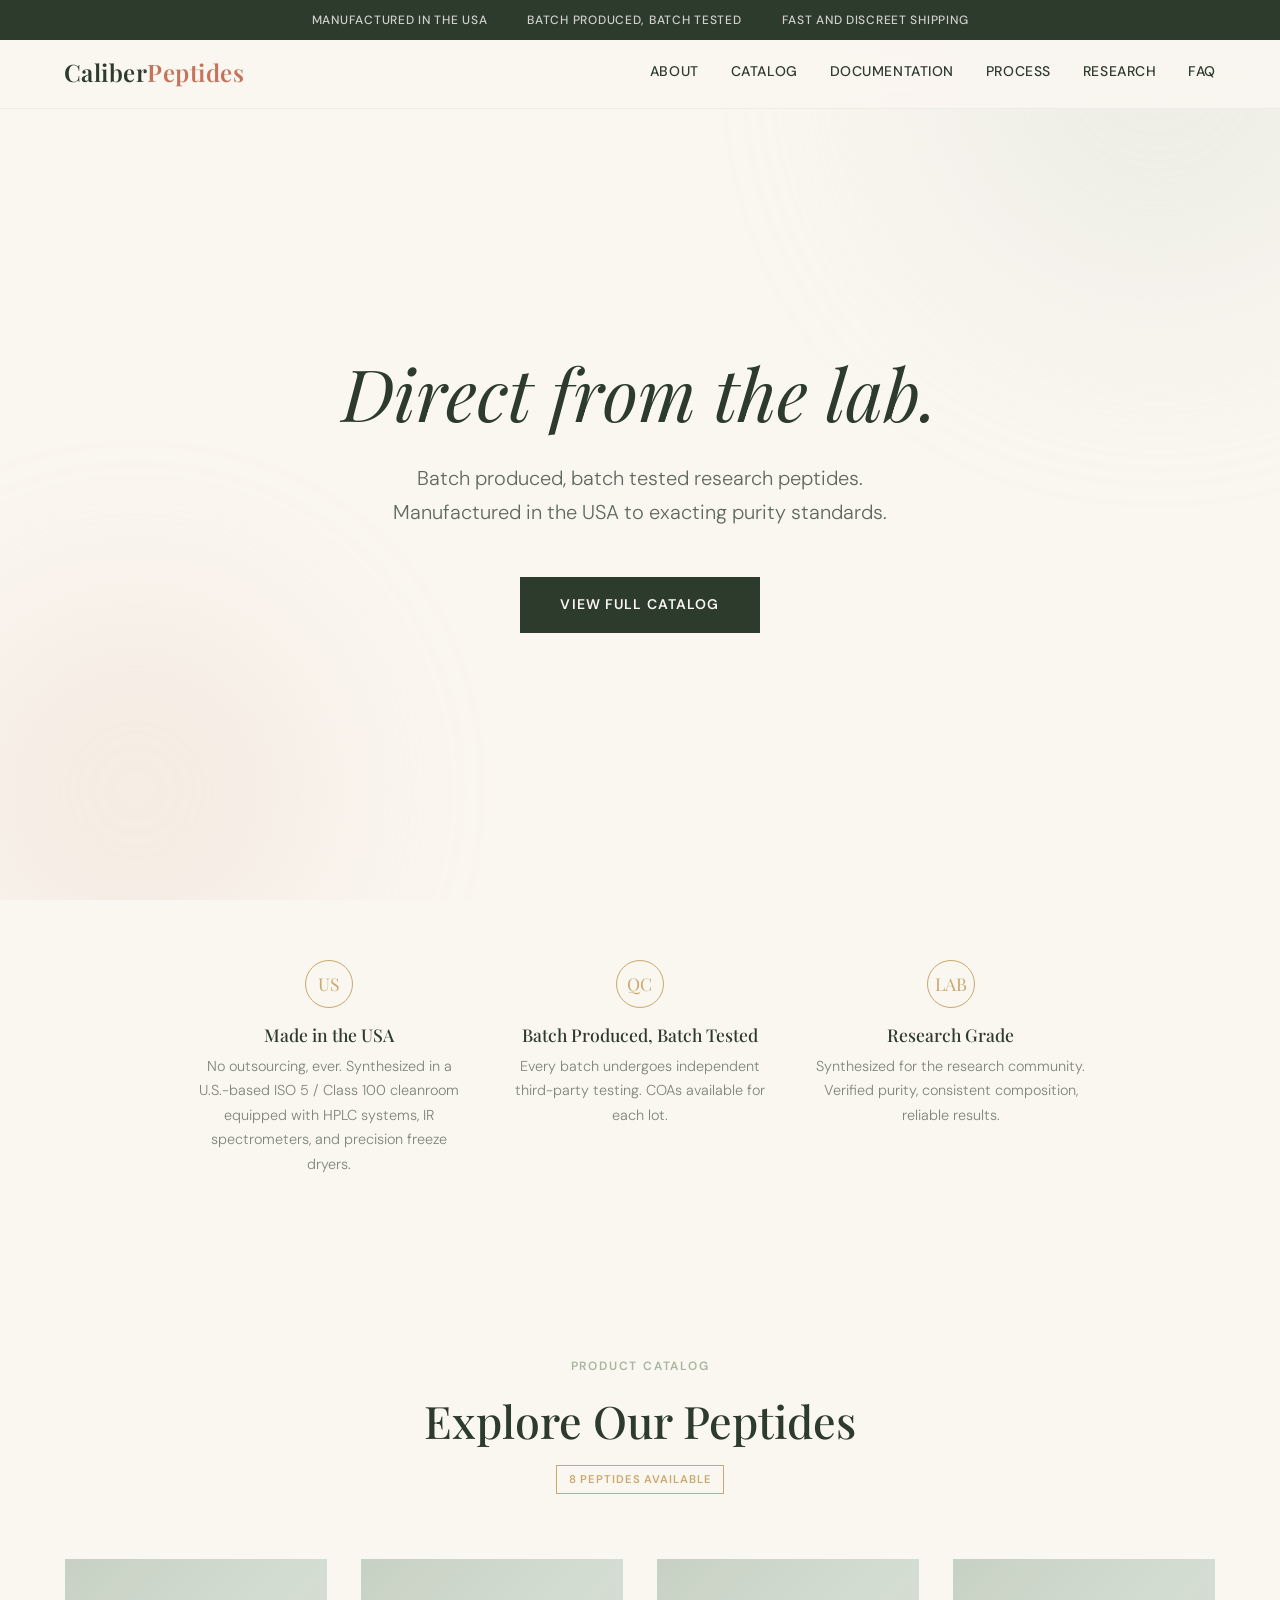
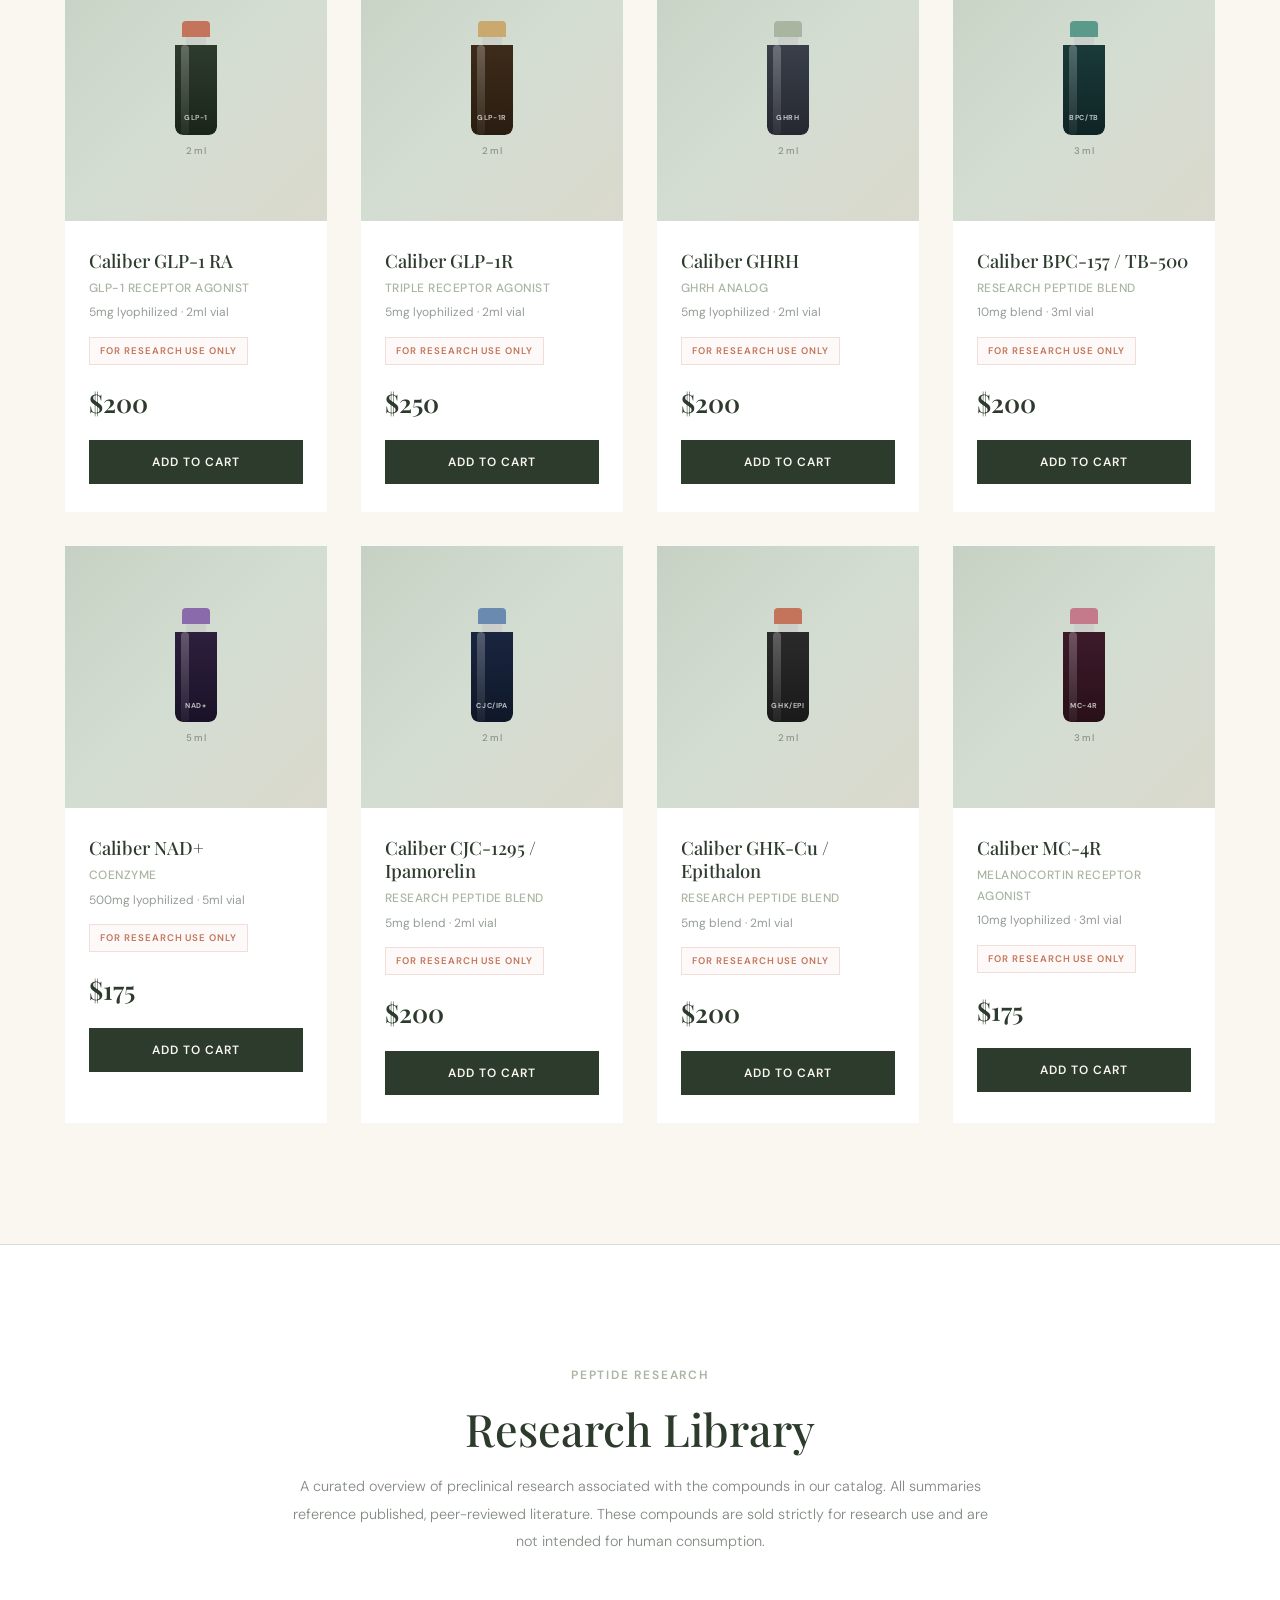
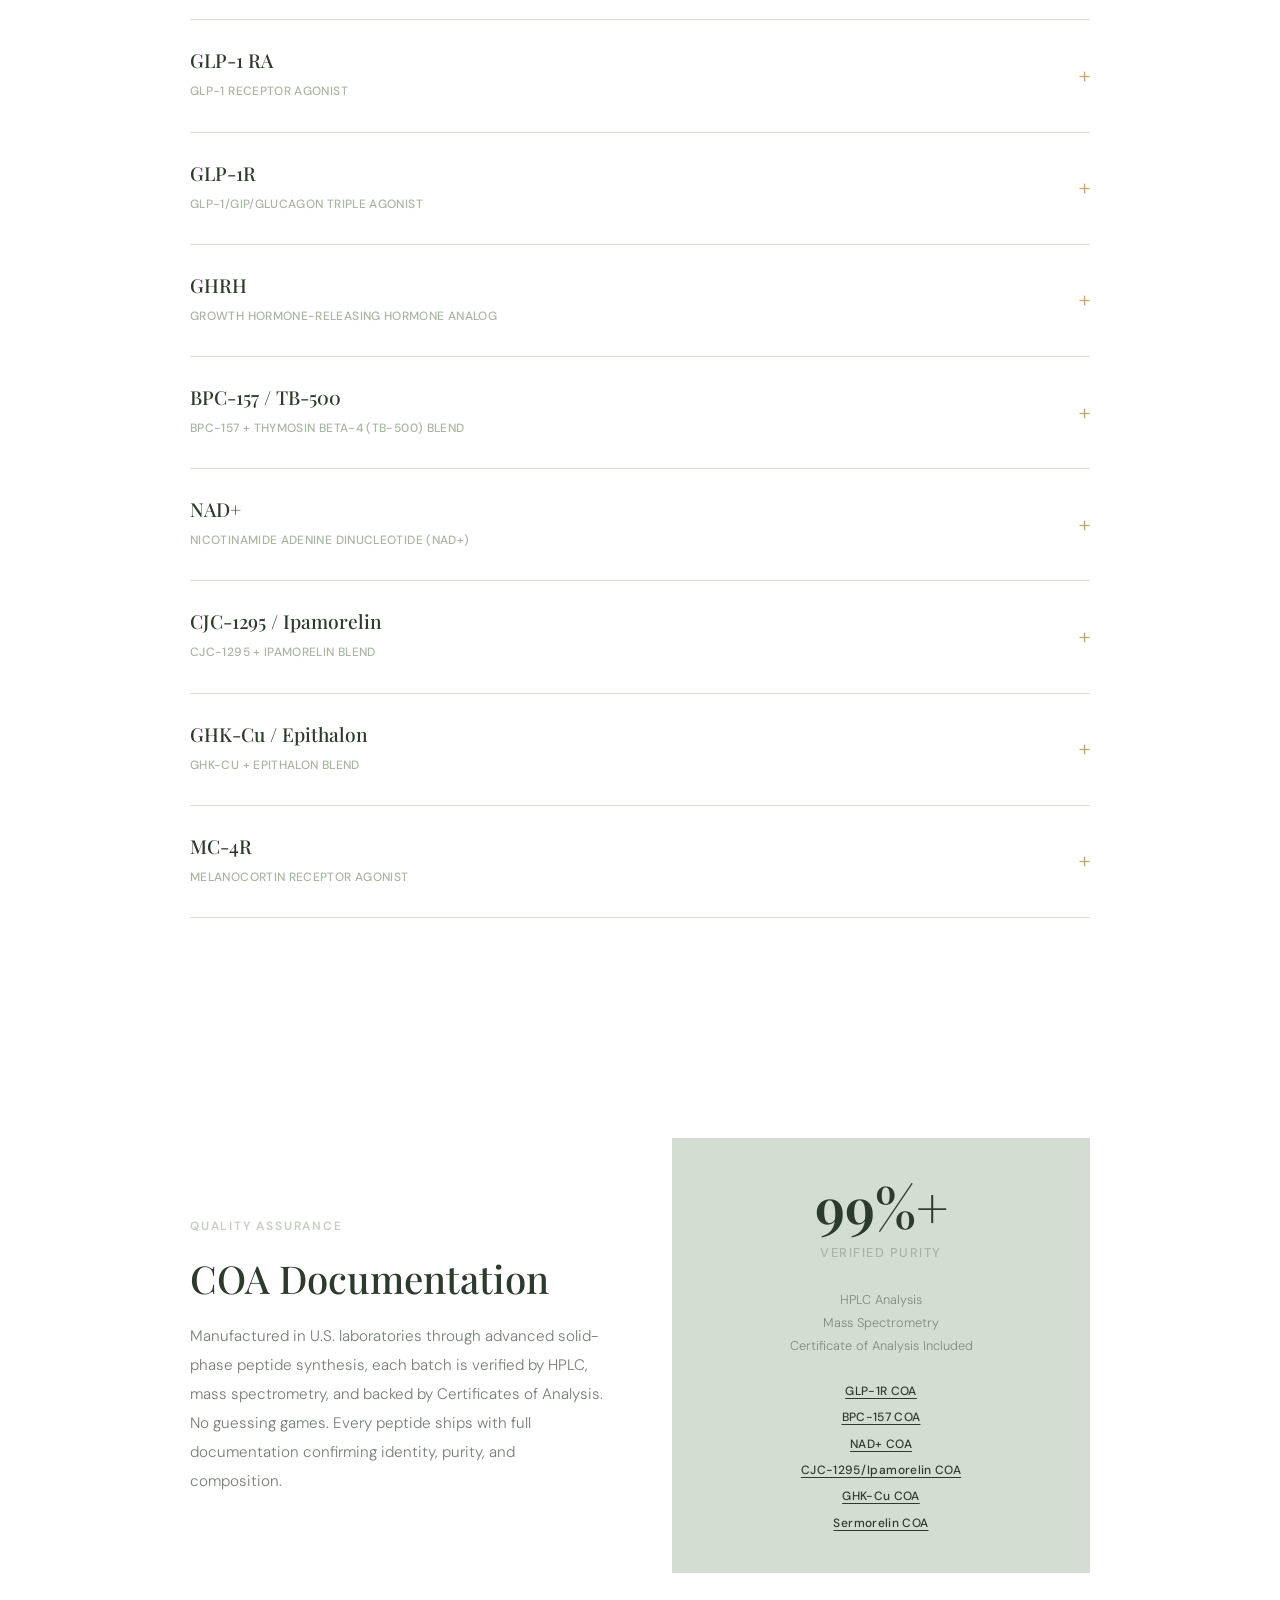
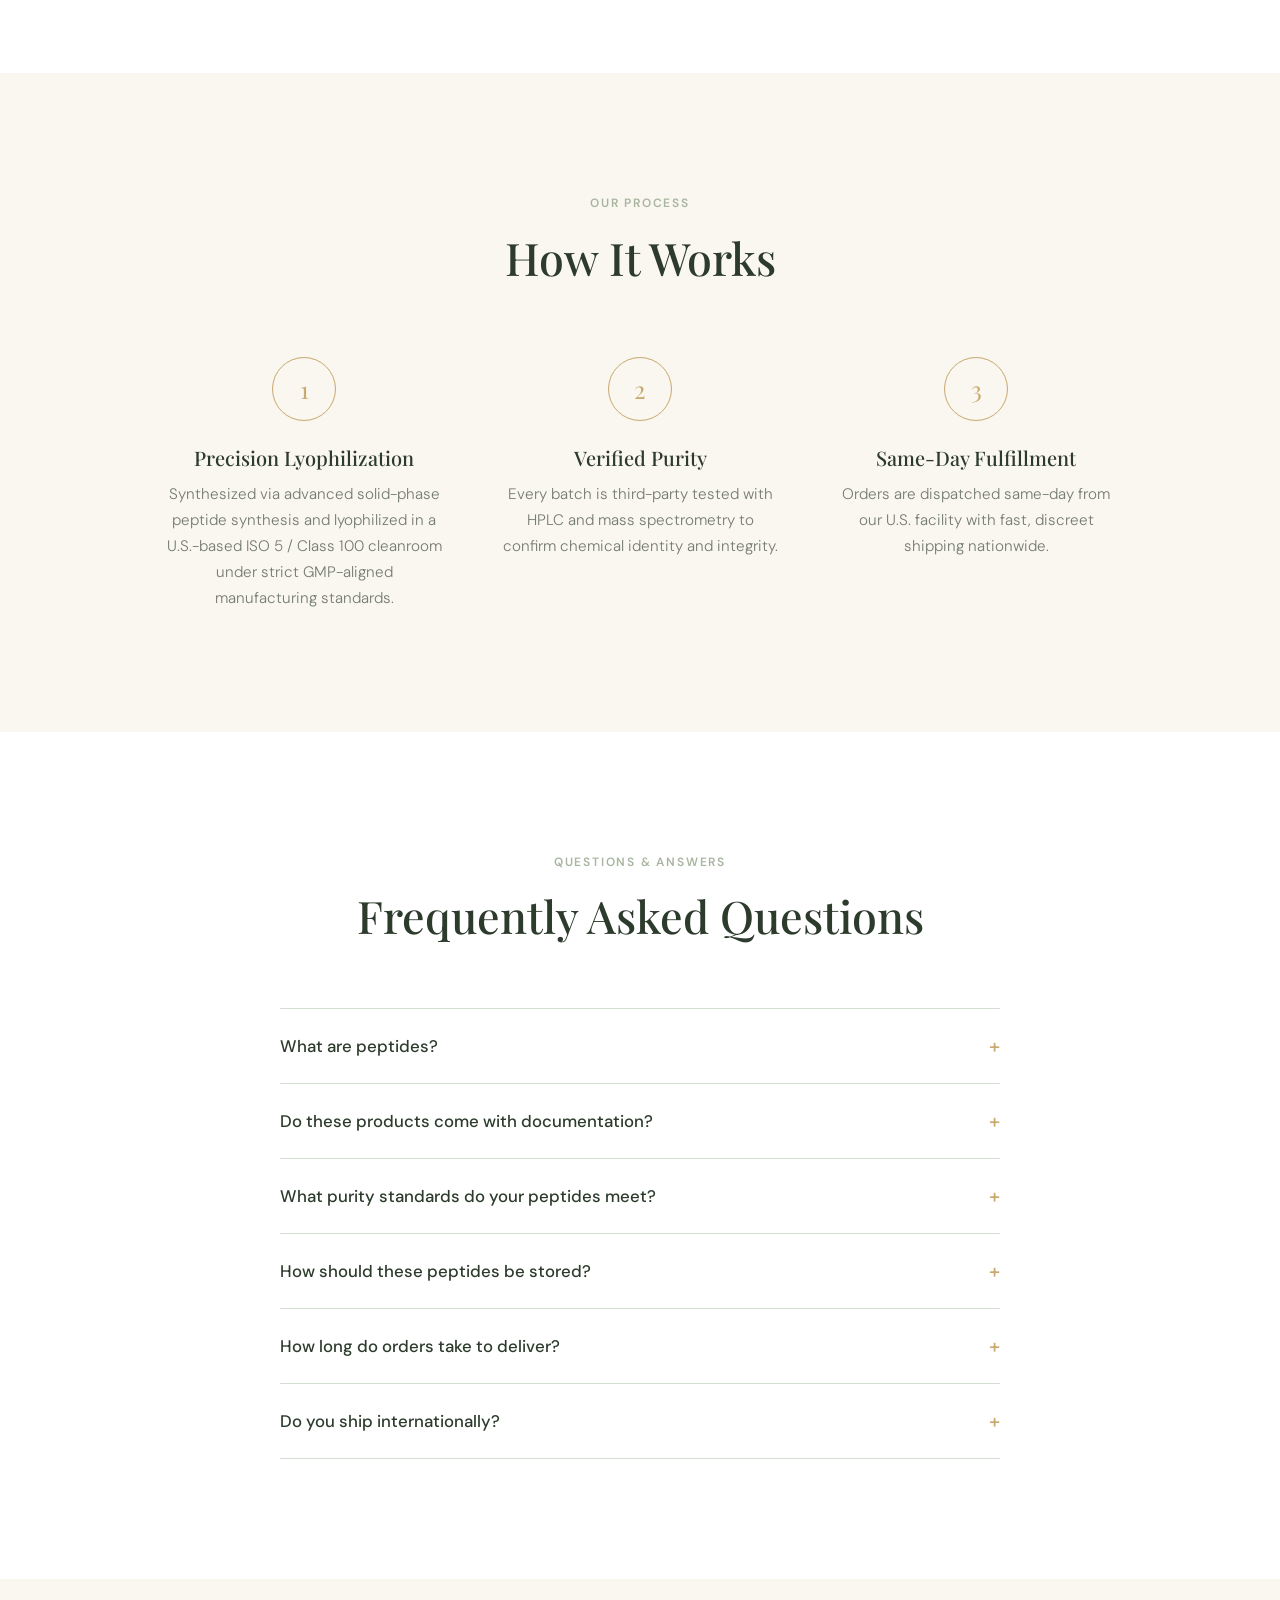
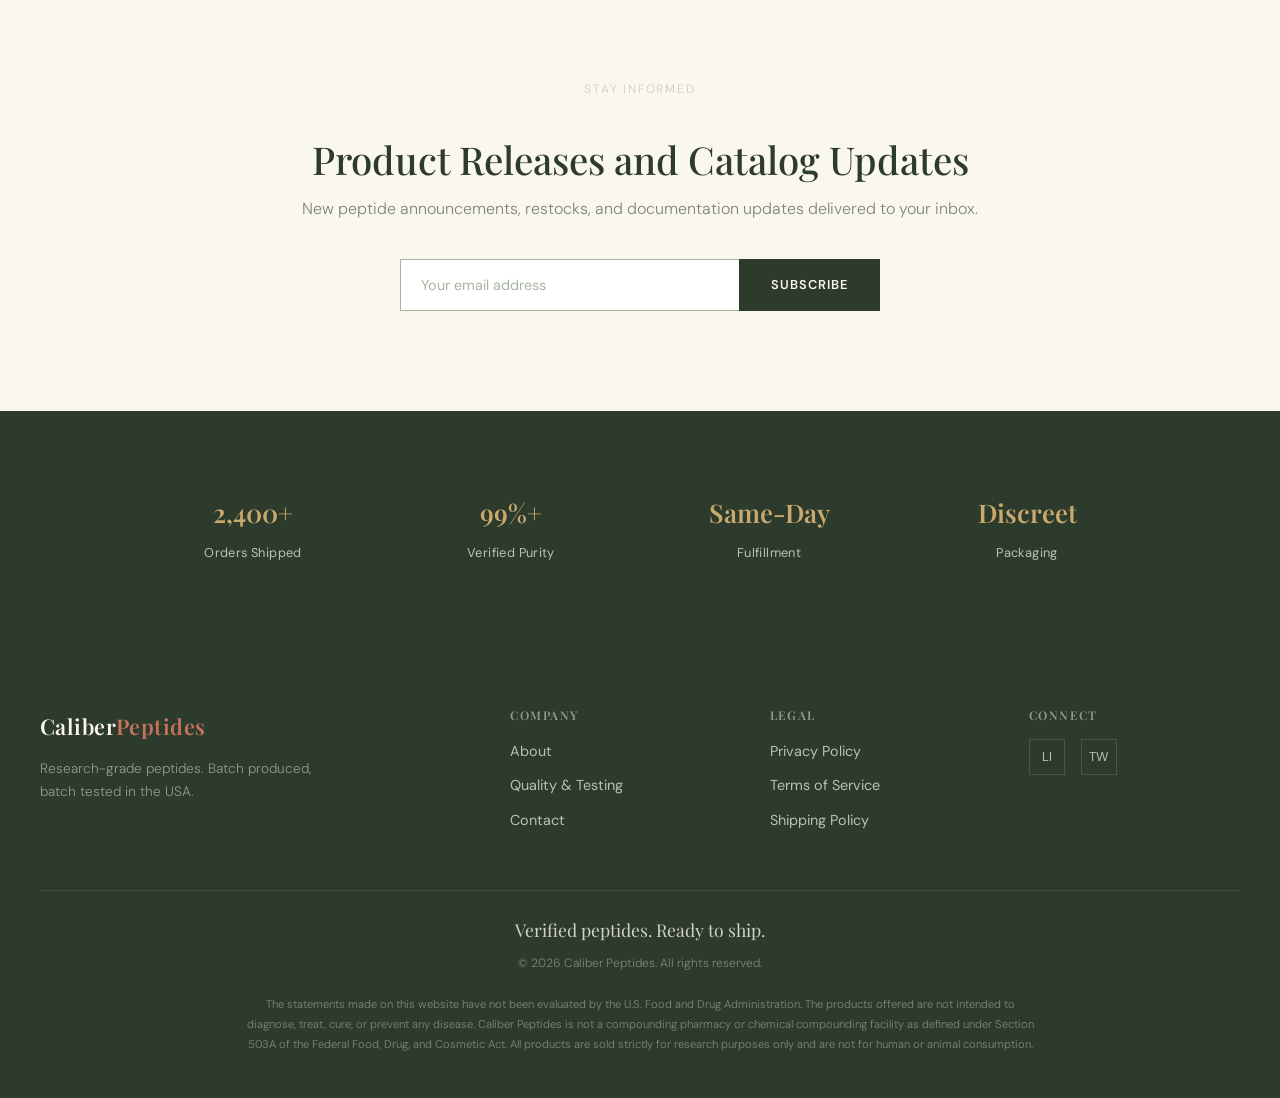
<file: index.html>
<!DOCTYPE html>
<html lang="en">
<head>
<meta charset="UTF-8">
<meta name="viewport" content="width=device-width, initial-scale=1.0">
<title>Caliber Peptides — Research-Grade Peptides</title>
<link href="https://fonts.googleapis.com/css2?family=Playfair+Display:ital,wght@0,400;0,500;0,600;0,700;1,400;1,500&family=DM+Sans:wght@300;400;500;600&display=swap" rel="stylesheet">
<style>
*,*::before,*::after{margin:0;padding:0;box-sizing:border-box}
:root{--cream:#FAF6F0;--sage:#A8B5A0;--forest:#2D3B2D;--gold:#C9A96E;--blush:#E8CFC0;--terra:#C4745A;--euca:#D4DDD2;--white:#fff}
html{scroll-behavior:smooth}
body{font-family:'DM Sans',sans-serif;color:var(--forest);background:var(--cream);line-height:1.7;font-weight:400}
h1,h2,h3,h4{font-family:'Playfair Display',serif;font-weight:500;line-height:1.25}
a{color:inherit;text-decoration:none}
img{max-width:100%;display:block}
.container{max-width:1200px;margin:0 auto;padding:0 24px}
/* TOP BAR */
.top-bar{background:var(--forest);color:var(--cream);padding:10px 24px;display:flex;justify-content:center;gap:40px;font-size:.75rem;font-weight:500;letter-spacing:.06em;text-transform:uppercase;position:fixed;top:0;left:0;right:0;z-index:110;flex-wrap:wrap}
.top-bar span{opacity:.8}
/* NAV */
nav{position:fixed;top:36px;left:0;right:0;z-index:100;background:rgba(250,246,240,.92);backdrop-filter:blur(12px);border-bottom:1px solid rgba(168,181,160,.15);transition:box-shadow .3s}
nav.scrolled{box-shadow:0 2px 20px rgba(45,59,45,.08)}
.nav-inner{max-width:1200px;margin:0 auto;padding:0 24px;display:flex;align-items:center;justify-content:space-between;height:72px}
.logo{font-family:'Playfair Display',serif;font-size:1.5rem;font-weight:600;letter-spacing:.02em;color:var(--forest)}
.logo span{color:var(--terra)}
.nav-links{display:flex;gap:32px;font-size:.875rem;font-weight:500;letter-spacing:.04em;text-transform:uppercase}
.nav-links a{transition:color .3s}
.nav-links a:hover{color:var(--terra)}
.hamburger{display:none;flex-direction:column;gap:5px;cursor:pointer;background:none;border:none;padding:4px}
.hamburger span{display:block;width:24px;height:2px;background:var(--forest);transition:all .3s}
.mobile-menu{display:none;position:fixed;inset:0;top:108px;background:var(--cream);flex-direction:column;align-items:center;justify-content:center;gap:32px;z-index:99}
.mobile-menu.open{display:flex}
.mobile-menu a{font-family:'Playfair Display',serif;font-size:1.5rem}
/* HERO */
.hero{min-height:100vh;display:flex;align-items:center;justify-content:center;text-align:center;padding:160px 24px 80px;background:var(--cream);position:relative;overflow:hidden}
.hero::before{content:'';position:absolute;top:-20%;right:-10%;width:500px;height:500px;border-radius:50%;background:var(--euca);opacity:.3;filter:blur(100px)}
.hero::after{content:'';position:absolute;bottom:-10%;left:-5%;width:400px;height:400px;border-radius:50%;background:var(--blush);opacity:.25;filter:blur(80px)}
.hero-content{position:relative;z-index:1;max-width:760px}
.hero h1{font-size:clamp(2.5rem,6vw,4.5rem);color:var(--forest);margin-bottom:24px;font-weight:400;font-style:italic}
.hero p.hero-sub{font-size:clamp(1rem,2vw,1.25rem);color:var(--forest);opacity:.75;max-width:540px;margin:0 auto 48px;font-weight:300}
.btn{display:inline-block;padding:16px 40px;font-family:'DM Sans',sans-serif;font-size:.875rem;font-weight:600;letter-spacing:.08em;text-transform:uppercase;border:none;cursor:pointer;transition:all .35s ease}
.btn-primary{background:var(--forest);color:var(--cream);border-radius:0}
.btn-primary:hover{background:var(--terra)}
.btn-outline{background:transparent;color:var(--forest);border:1.5px solid var(--forest);border-radius:0}
.btn-outline:hover{background:var(--forest);color:var(--cream)}
/* RUO BLOCK */
.ruo-block{padding:80px 24px;background:var(--white);border-top:1px solid var(--euca);border-bottom:1px solid var(--euca)}
.ruo-inner{max-width:800px;margin:0 auto;text-align:center}
.ruo-inner h2{font-size:clamp(1.6rem,3.5vw,2.4rem);color:var(--forest);margin-bottom:24px}
.ruo-inner p{font-size:.95rem;color:var(--forest);opacity:.65;font-weight:300;line-height:1.9;max-width:680px;margin:0 auto}
/* TRUST BAR */
.trust-bar{padding:60px 24px;background:var(--cream)}
.trust-grid{display:grid;grid-template-columns:repeat(3,1fr);gap:32px;max-width:900px;margin:0 auto;text-align:center}
.trust-item h3{font-size:1.1rem;margin-bottom:8px;font-weight:500}
.trust-item p{font-size:.9rem;opacity:.6;font-weight:300}
.trust-item .trust-icon{width:48px;height:48px;border-radius:50%;border:1.5px solid var(--gold);display:flex;align-items:center;justify-content:center;margin:0 auto 16px;font-family:'Playfair Display',serif;font-size:1.1rem;color:var(--gold)}
/* PRODUCTS */
.products{padding:120px 24px;background:var(--cream)}
.products-header{text-align:center;margin-bottom:64px}
.products-header h2{font-size:clamp(1.8rem,4vw,2.8rem);color:var(--forest)}
.products-grid{display:grid;grid-template-columns:repeat(4,1fr);gap:32px;max-width:1200px;margin:0 auto}
/* product-card styles below */
.product-img{aspect-ratio:1/1;background:var(--euca);display:flex;align-items:center;justify-content:center;position:relative;overflow:hidden}
.product-img::after{content:'';position:absolute;inset:0;background:linear-gradient(135deg,var(--sage) 0%,var(--euca) 50%,var(--blush) 100%);opacity:.3}
/* CSS Vial */
.vial-wrap{position:relative;z-index:1;display:flex;flex-direction:column;align-items:center}
.vial{width:42px;border-radius:0 0 8px 8px;position:relative;overflow:hidden}
.vial-body{height:90px;border-radius:0 0 8px 8px;position:relative;overflow:hidden}
.vial-body::after{content:'';position:absolute;left:6px;top:0;bottom:0;width:8px;background:linear-gradient(180deg,rgba(255,255,255,.25) 0%,rgba(255,255,255,.05) 100%);border-radius:4px}
.vial-cap{width:28px;height:16px;border-radius:4px 4px 0 0;margin:0 auto}
.vial-neck{width:20px;height:8px;background:rgba(200,200,200,.6);margin:0 auto;border-radius:0}
.vial-label{position:absolute;bottom:10px;left:50%;transform:translateX(-50%);font-size:.45rem;font-weight:700;letter-spacing:.08em;text-transform:uppercase;color:rgba(255,255,255,.7);white-space:nowrap}
.vial-ml{font-size:.6rem;color:var(--forest);opacity:.45;margin-top:8px;font-weight:500;letter-spacing:.03em}
/* Vial color variants */
.vial-forest .vial-body{background:linear-gradient(180deg,#2D3B2D 0%,#1a251a 100%)}
.vial-forest .vial-cap{background:var(--terra)}
.vial-amber .vial-body{background:linear-gradient(180deg,#3d2b1a 0%,#2a1d10 100%)}
.vial-amber .vial-cap{background:var(--gold)}
.vial-slate .vial-body{background:linear-gradient(180deg,#3a3f4a 0%,#252830 100%)}
.vial-slate .vial-cap{background:var(--sage)}
.vial-teal .vial-body{background:linear-gradient(180deg,#1a3a3a 0%,#0f2424 100%)}
.vial-teal .vial-cap{background:#5a9a8a}
.vial-plum .vial-body{background:linear-gradient(180deg,#2d1f3d 0%,#1a1228 100%)}
.vial-plum .vial-cap{background:#8a6aaa}
.vial-navy .vial-body{background:linear-gradient(180deg,#1a2540 0%,#0f1828 100%)}
.vial-navy .vial-cap{background:#6a8ab0}
.vial-charcoal .vial-body{background:linear-gradient(180deg,#2a2a2a 0%,#1a1a1a 100%)}
.vial-charcoal .vial-cap{background:var(--terra)}
.vial-wine .vial-body{background:linear-gradient(180deg,#3d1a2a 0%,#281018 100%)}
.vial-wine .vial-cap{background:#c47a8a}
.product-info{padding:28px 24px}
.product-info h3{font-size:1.15rem;margin-bottom:6px;font-weight:500}
.product-info .product-cat{font-size:.75rem;color:var(--sage);font-weight:500;letter-spacing:.04em;text-transform:uppercase;margin-bottom:4px}
.product-info .product-specs{font-size:.75rem;color:var(--forest);opacity:.5;font-weight:400;margin-bottom:12px}
.product-info .product-ruo{font-size:.6rem;color:var(--terra);font-weight:600;letter-spacing:.1em;text-transform:uppercase;margin-bottom:16px;padding:5px 10px;border:1px solid rgba(196,116,90,.2);display:inline-block;background:rgba(196,116,90,.04)}
.product-price{font-family:'Playfair Display',serif;font-size:1.6rem;color:var(--forest);font-weight:600;margin-bottom:16px}
.product-info .btn-cart{display:block;padding:14px 28px;font-size:.75rem;width:100%;text-align:center;background:var(--forest);color:var(--cream);border:none;font-family:'DM Sans',sans-serif;font-weight:600;letter-spacing:.08em;text-transform:uppercase;cursor:pointer;transition:all .35s ease}
.product-info .btn-cart:hover{background:var(--terra)}
.product-card{background:var(--white);overflow:hidden;transition:transform .4s ease,box-shadow .4s ease;border:1px solid rgba(168,181,160,.1)}
.product-card:hover{transform:translateY(-6px);box-shadow:0 16px 48px rgba(45,59,45,.12)}
.products-count{display:inline-block;font-size:.7rem;font-weight:600;letter-spacing:.08em;text-transform:uppercase;color:var(--gold);border:1px solid var(--gold);padding:4px 12px;margin-top:16px}
/* COA SECTION */
.coa{padding:100px 24px;background:var(--white)}
.coa-inner{max-width:900px;margin:0 auto;display:grid;grid-template-columns:1fr 1fr;gap:64px;align-items:center}
.coa-text .section-label{font-size:.75rem;font-weight:600;letter-spacing:.15em;text-transform:uppercase;color:var(--sage);margin-bottom:16px}
.coa-text h2{font-size:clamp(1.6rem,3.5vw,2.4rem);color:var(--forest);margin-bottom:20px}
.coa-text p{font-size:.95rem;color:var(--forest);opacity:.65;font-weight:300;line-height:1.9}
.coa-visual{background:var(--euca);aspect-ratio:4/3;display:flex;flex-direction:column;align-items:center;justify-content:center;padding:40px;text-align:center}
.coa-visual .coa-purity{font-family:'Playfair Display',serif;font-size:3.5rem;color:var(--forest);font-weight:600;line-height:1}
.coa-visual .coa-label{font-size:.8rem;letter-spacing:.12em;text-transform:uppercase;color:var(--sage);margin-top:8px;font-weight:500}
.coa-visual .coa-methods{font-size:.8rem;color:var(--forest);opacity:.5;margin-top:24px;font-weight:300;line-height:1.8}
.coa-links{margin-top:24px;display:flex;flex-direction:column;gap:6px}
.coa-links a{font-size:.75rem;font-weight:500;color:var(--forest);letter-spacing:.03em;text-decoration:underline;text-underline-offset:3px;transition:color .3s}
.coa-links a:hover{color:var(--terra)}
.section-label{font-size:.75rem;font-weight:600;letter-spacing:.15em;text-transform:uppercase;color:var(--sage);margin-bottom:16px}
/* Trust Signals */
.trust-signals{padding:80px 24px;background:var(--forest);color:var(--cream)}
.trust-signals-grid{display:grid;grid-template-columns:repeat(4,1fr);gap:32px;max-width:1000px;margin:0 auto;text-align:center}
.trust-signal-item .trust-signal-num{font-family:'Playfair Display',serif;font-size:1.6rem;font-weight:600;color:var(--gold);margin-bottom:8px}
.trust-signal-item .trust-signal-label{font-size:.8rem;font-weight:400;opacity:.7;letter-spacing:.03em}
/* HOW IT WORKS */
.how{padding:120px 24px;background:var(--cream)}
.how-header{text-align:center;margin-bottom:72px}
.how-header h2{font-size:clamp(1.8rem,4vw,2.8rem);color:var(--forest)}
.steps{display:grid;grid-template-columns:repeat(3,1fr);gap:48px;max-width:960px;margin:0 auto;text-align:center}
.step-num{width:64px;height:64px;border-radius:50%;border:1.5px solid var(--gold);display:flex;align-items:center;justify-content:center;font-family:'Playfair Display',serif;font-size:1.5rem;color:var(--gold);margin:0 auto 24px}
.step h3{font-size:1.25rem;margin-bottom:12px}
.step p{font-size:.95rem;opacity:.65;font-weight:300;max-width:280px;margin:0 auto}
/* FAQ */
.faq{padding:120px 24px;background:var(--white)}
.faq-header{text-align:center;margin-bottom:64px}
.faq-header h2{font-size:clamp(1.8rem,4vw,2.8rem);color:var(--forest)}
.faq-list{max-width:720px;margin:0 auto}
.faq-item{border-bottom:1px solid var(--euca)}
.faq-item:first-child{border-top:1px solid var(--euca)}
.faq-q{width:100%;background:none;border:none;padding:24px 0;display:flex;justify-content:space-between;align-items:center;cursor:pointer;font-family:'DM Sans',sans-serif;font-size:1.05rem;font-weight:500;color:var(--forest);text-align:left;gap:16px}
.faq-q .icon{font-size:1.25rem;transition:transform .3s;flex-shrink:0;color:var(--gold)}
.faq-item.open .faq-q .icon{transform:rotate(45deg)}
.faq-a{max-height:0;overflow:hidden;transition:max-height .4s ease,padding .4s ease}
.faq-item.open .faq-a{max-height:400px}
.faq-a p{padding:0 0 24px;font-size:.95rem;opacity:.65;font-weight:300;line-height:1.8}
/* NEWSLETTER */
.newsletter{padding:100px 24px;background:var(--cream);text-align:center}
.newsletter h2{font-size:clamp(1.6rem,3.5vw,2.4rem);color:var(--forest);margin-bottom:12px}
.newsletter p{opacity:.6;margin-bottom:36px;font-weight:300}
.newsletter-form{display:flex;gap:0;max-width:480px;margin:0 auto}
.newsletter-form input{flex:1;padding:16px 20px;border:1.5px solid var(--sage);border-right:none;background:var(--white);font-family:'DM Sans',sans-serif;font-size:.9rem;outline:none}
.newsletter-form input::placeholder{color:var(--sage)}
.newsletter-form button{padding:16px 32px;background:var(--forest);color:var(--cream);border:none;font-family:'DM Sans',sans-serif;font-size:.8rem;font-weight:600;letter-spacing:.08em;text-transform:uppercase;cursor:pointer;transition:background .3s}
.newsletter-form button:hover{background:var(--terra)}
/* FOOTER */
footer{padding:64px 24px 32px;background:var(--forest);color:var(--cream)}
.footer-inner{max-width:1200px;margin:0 auto}
.footer-top{display:grid;grid-template-columns:2fr 1fr 1fr 1fr;gap:48px;margin-bottom:48px}
.footer-brand .logo{font-size:1.35rem;margin-bottom:12px;color:var(--cream)}
.footer-brand p{font-size:.85rem;opacity:.5;max-width:280px;font-weight:300}
.footer-col h4{font-size:.75rem;font-weight:600;letter-spacing:.12em;text-transform:uppercase;margin-bottom:16px;opacity:.5}
.footer-col a{display:block;font-size:.9rem;opacity:.7;margin-bottom:10px;transition:opacity .3s}
.footer-col a:hover{opacity:1}
.social-icons{display:flex;gap:16px;margin-top:8px}
.social-icons a{width:36px;height:36px;border:1px solid rgba(250,246,240,.2);display:flex;align-items:center;justify-content:center;font-size:.8rem;transition:all .3s}
.social-icons a:hover{border-color:var(--gold);color:var(--gold)}
.footer-bottom{border-top:1px solid rgba(250,246,240,.1);padding-top:24px}
.footer-tagline{text-align:center;font-family:'Playfair Display',serif;font-size:1.1rem;margin-bottom:8px;opacity:.8}
.footer-copy{text-align:center;font-size:.75rem;opacity:.4;font-weight:300;margin-bottom:20px}
.footer-disclaimer{max-width:800px;margin:0 auto 12px;padding:0;font-size:.7rem;opacity:.4;font-weight:300;line-height:1.8;text-align:center}
/* RESEARCH LIBRARY */
.research-library{padding:120px 24px;background:var(--white);border-top:1px solid var(--euca)}
.research-header{text-align:center;margin-bottom:64px}
.research-header h2{font-size:clamp(1.8rem,4vw,2.8rem);color:var(--forest)}
.research-intro{font-size:.9rem;color:var(--forest);opacity:.6;font-weight:300;line-height:1.9;max-width:700px;margin:16px auto 0}
.research-grid{display:flex;flex-direction:column;gap:0;max-width:900px;margin:0 auto}
.research-card{border-bottom:1px solid var(--euca)}
.research-card:first-child{border-top:1px solid var(--euca)}
.research-card-header{display:flex;justify-content:space-between;align-items:center;padding:28px 0;cursor:pointer;gap:16px}
.research-card-header h3{font-family:'Playfair Display',serif;font-size:1.2rem;font-weight:500;color:var(--forest);margin-bottom:4px}
.research-compound{font-size:.75rem;color:var(--sage);font-weight:500;letter-spacing:.03em;text-transform:uppercase}
.research-toggle{font-size:1.4rem;color:var(--gold);flex-shrink:0;transition:transform .3s;font-weight:300}
.research-card.open .research-toggle{transform:rotate(45deg)}
.research-card-body{max-height:0;overflow:hidden;transition:max-height .5s ease,padding .3s ease}
.research-card.open .research-card-body{max-height:800px;padding-bottom:32px}
.research-summary{font-size:.9rem;color:var(--forest);opacity:.7;font-weight:300;line-height:1.9;margin-bottom:24px}
.research-card-body h4{font-size:.75rem;font-weight:600;letter-spacing:.1em;text-transform:uppercase;color:var(--sage);margin-bottom:12px}
.research-card-body ul{list-style:none;padding:0;margin:0 0 28px}
.research-card-body ul li{font-size:.85rem;color:var(--forest);opacity:.65;font-weight:300;line-height:1.8;padding:4px 0 4px 20px;position:relative}
.research-card-body ul li::before{content:'';position:absolute;left:0;top:12px;width:6px;height:6px;border:1px solid var(--gold);border-radius:50%}
.research-citations{border-top:1px solid var(--euca);padding-top:20px}
.research-citations p{font-size:.8rem;color:var(--forest);opacity:.55;font-weight:300;line-height:1.8;margin-bottom:8px}
.research-citations a{color:var(--terra);text-decoration:underline;text-underline-offset:2px}
.research-citations a:hover{opacity:.7}
/* ANIMATIONS */
.fade-in{opacity:0;transform:translateY(30px);transition:opacity .8s ease,transform .8s ease}
.fade-in.visible{opacity:1;transform:translateY(0)}
/* RESPONSIVE */
@media(max-width:1024px){
.products-grid{grid-template-columns:repeat(2,1fr)}
.footer-top{grid-template-columns:1fr 1fr}
.coa-inner{grid-template-columns:1fr}
}
@media(max-width:768px){
.nav-links{display:none}
.hamburger{display:flex}
.products-grid{grid-template-columns:1fr 1fr;gap:20px}
.steps{grid-template-columns:1fr;gap:40px}
.trust-grid{grid-template-columns:1fr;gap:24px}
.trust-signals-grid{grid-template-columns:repeat(2,1fr);gap:24px}
.footer-top{grid-template-columns:1fr}
.newsletter-form{flex-direction:column}
.newsletter-form input{border-right:1.5px solid var(--sage);border-bottom:none}
.top-bar{gap:16px;font-size:.65rem;padding:8px 16px}
}
@media(max-width:480px){
.products-grid{grid-template-columns:1fr}
}
</style>
</head>
<body>

<!-- TOP BAR -->
<div class="top-bar">
<span>Manufactured in the USA</span>
<span>Batch Produced, Batch Tested</span>
<span>Fast and Discreet Shipping</span>
</div>

<!-- NAV -->
<nav id="navbar">
<div class="nav-inner">
<a href="#" class="logo">Caliber<span>Peptides</span></a>
<div class="nav-links">
<a href="#about">About</a>
<a href="#products">Catalog</a>
<a href="#coa">Documentation</a>
<a href="#how">Process</a>
<a href="#research">Research</a>
<a href="#faq">FAQ</a>
</div>
<button class="hamburger" onclick="document.querySelector('.mobile-menu').classList.toggle('open')" aria-label="Menu">
<span></span><span></span><span></span>
</button>
</div>
</nav>
<div class="mobile-menu">
<a href="#about" onclick="this.parentElement.classList.remove('open')">About</a>
<a href="#products" onclick="this.parentElement.classList.remove('open')">Catalog</a>
<a href="#coa" onclick="this.parentElement.classList.remove('open')">Documentation</a>
<a href="#how" onclick="this.parentElement.classList.remove('open')">Process</a>
<a href="#research" onclick="this.parentElement.classList.remove('open')">Research</a>
<a href="#faq" onclick="this.parentElement.classList.remove('open')">FAQ</a>
</div>

<!-- HERO -->
<section class="hero">
<div class="hero-content">
<h1>Direct from the lab.</h1>
<p class="hero-sub">Batch produced, batch tested research peptides. Manufactured in the USA to exacting purity standards.</p>
<a href="#products" class="btn btn-primary">View Full Catalog</a>
</div>
</section>

<!-- TRUST BAR -->
<section class="trust-bar">
<div class="trust-grid fade-in">
<div class="trust-item">
<div class="trust-icon">US</div>
<h3>Made in the USA</h3>
<p>No outsourcing, ever. Synthesized in a U.S.-based ISO 5 / Class 100 cleanroom equipped with HPLC systems, IR spectrometers, and precision freeze dryers.</p>
</div>
<div class="trust-item">
<div class="trust-icon">QC</div>
<h3>Batch Produced, Batch Tested</h3>
<p>Every batch undergoes independent third-party testing. COAs available for each lot.</p>
</div>
<div class="trust-item">
<div class="trust-icon">LAB</div>
<h3>Research Grade</h3>
<p>Synthesized for the research community. Verified purity, consistent composition, reliable results.</p>
</div>
</div>
</section>

<!-- PRODUCTS -->
<section class="products" id="products">
<div class="container">
<div class="products-header fade-in">
<p class="section-label">Product Catalog</p>
<h2>Explore Our Peptides</h2>
<div class="products-count">8 Peptides Available</div>
</div>
<div class="products-grid">
<div class="product-card fade-in">
<div class="product-img"><div class="vial-wrap"><div class="vial vial-forest"><div class="vial-cap"></div><div class="vial-neck"></div><div class="vial-body"><span class="vial-label">GLP-1</span></div></div><span class="vial-ml">2 ml</span></div></div>
<div class="product-info">
<h3>Caliber GLP-1 RA</h3>
<p class="product-cat">GLP-1 Receptor Agonist</p>
<p class="product-specs">5mg lyophilized &middot; 2ml vial</p>
<span class="product-ruo">For Research Use Only</span>
<div class="product-price">$200</div>
<button class="btn-cart">Add to Cart</button>
</div>
</div>
<div class="product-card fade-in">
<div class="product-img"><div class="vial-wrap"><div class="vial vial-amber"><div class="vial-cap"></div><div class="vial-neck"></div><div class="vial-body"><span class="vial-label">GLP-1R</span></div></div><span class="vial-ml">2 ml</span></div></div>
<div class="product-info">
<h3>Caliber GLP-1R</h3>
<p class="product-cat">Triple Receptor Agonist</p>
<p class="product-specs">5mg lyophilized &middot; 2ml vial</p>
<span class="product-ruo">For Research Use Only</span>
<div class="product-price">$250</div>
<button class="btn-cart">Add to Cart</button>
</div>
</div>
<div class="product-card fade-in">
<div class="product-img"><div class="vial-wrap"><div class="vial vial-slate"><div class="vial-cap"></div><div class="vial-neck"></div><div class="vial-body"><span class="vial-label">GHRH</span></div></div><span class="vial-ml">2 ml</span></div></div>
<div class="product-info">
<h3>Caliber GHRH</h3>
<p class="product-cat">GHRH Analog</p>
<p class="product-specs">5mg lyophilized &middot; 2ml vial</p>
<span class="product-ruo">For Research Use Only</span>
<div class="product-price">$200</div>
<button class="btn-cart">Add to Cart</button>
</div>
</div>
<div class="product-card fade-in">
<div class="product-img"><div class="vial-wrap"><div class="vial vial-teal"><div class="vial-cap"></div><div class="vial-neck"></div><div class="vial-body"><span class="vial-label">BPC/TB</span></div></div><span class="vial-ml">3 ml</span></div></div>
<div class="product-info">
<h3>Caliber BPC-157 / TB-500</h3>
<p class="product-cat">Research Peptide Blend</p>
<p class="product-specs">10mg blend &middot; 3ml vial</p>
<span class="product-ruo">For Research Use Only</span>
<div class="product-price">$200</div>
<button class="btn-cart">Add to Cart</button>
</div>
</div>
<div class="product-card fade-in">
<div class="product-img"><div class="vial-wrap"><div class="vial vial-plum"><div class="vial-cap"></div><div class="vial-neck"></div><div class="vial-body"><span class="vial-label">NAD+</span></div></div><span class="vial-ml">5 ml</span></div></div>
<div class="product-info">
<h3>Caliber NAD+</h3>
<p class="product-cat">Coenzyme</p>
<p class="product-specs">500mg lyophilized &middot; 5ml vial</p>
<span class="product-ruo">For Research Use Only</span>
<div class="product-price">$175</div>
<button class="btn-cart">Add to Cart</button>
</div>
</div>
<div class="product-card fade-in">
<div class="product-img"><div class="vial-wrap"><div class="vial vial-navy"><div class="vial-cap"></div><div class="vial-neck"></div><div class="vial-body"><span class="vial-label">CJC/IPA</span></div></div><span class="vial-ml">2 ml</span></div></div>
<div class="product-info">
<h3>Caliber CJC-1295 / Ipamorelin</h3>
<p class="product-cat">Research Peptide Blend</p>
<p class="product-specs">5mg blend &middot; 2ml vial</p>
<span class="product-ruo">For Research Use Only</span>
<div class="product-price">$200</div>
<button class="btn-cart">Add to Cart</button>
</div>
</div>
<div class="product-card fade-in">
<div class="product-img"><div class="vial-wrap"><div class="vial vial-charcoal"><div class="vial-cap"></div><div class="vial-neck"></div><div class="vial-body"><span class="vial-label">GHK/EPI</span></div></div><span class="vial-ml">2 ml</span></div></div>
<div class="product-info">
<h3>Caliber GHK-Cu / Epithalon</h3>
<p class="product-cat">Research Peptide Blend</p>
<p class="product-specs">5mg blend &middot; 2ml vial</p>
<span class="product-ruo">For Research Use Only</span>
<div class="product-price">$200</div>
<button class="btn-cart">Add to Cart</button>
</div>
</div>
<div class="product-card fade-in">
<div class="product-img"><div class="vial-wrap"><div class="vial vial-wine"><div class="vial-cap"></div><div class="vial-neck"></div><div class="vial-body"><span class="vial-label">MC-4R</span></div></div><span class="vial-ml">3 ml</span></div></div>
<div class="product-info">
<h3>Caliber MC-4R</h3>
<p class="product-cat">Melanocortin Receptor Agonist</p>
<p class="product-specs">10mg lyophilized &middot; 3ml vial</p>
<span class="product-ruo">For Research Use Only</span>
<div class="product-price">$175</div>
<button class="btn-cart">Add to Cart</button>
</div>
</div>
</div>
</div>
</section>

<!-- RESEARCH LIBRARY -->
<section class="research-library" id="research">
<div class="container">
<div class="research-header fade-in">
<p class="section-label">Peptide Research</p>
<h2>Research Library</h2>
<p class="research-intro">A curated overview of preclinical research associated with the compounds in our catalog. All summaries reference published, peer-reviewed literature. These compounds are sold strictly for research use and are not intended for human consumption.</p>
</div>

<div class="research-grid fade-in">

<!-- GLP-1 RA -->
<div class="research-card">
<div class="research-card-header" onclick="this.parentElement.classList.toggle('open')">
<div>
<h3>GLP-1 RA</h3>
<span class="research-compound">GLP-1 Receptor Agonist</span>
</div>
<span class="research-toggle">+</span>
</div>
<div class="research-card-body">
<p class="research-summary">Semaglutide is a glucagon-like peptide-1 (GLP-1) receptor agonist that has been extensively studied in preclinical models of metabolic regulation. Research in experimental settings has demonstrated its role in modulating glucose homeostasis, insulin secretion, and appetite signaling pathways. Preclinical investigations suggest activity in central nervous system appetite circuits and peripheral metabolic tissues.</p>
<h4>Key Research Areas</h4>
<ul>
<li>GLP-1 receptor-mediated glucose homeostasis and insulin secretagogue activity in pancreatic beta-cell models</li>
<li>Hypothalamic appetite signaling and energy intake regulation observed in rodent studies</li>
<li>Gastric motility modulation and nutrient absorption kinetics in preclinical gastrointestinal models</li>
<li>Cardiovascular biomarker modulation studied in experimental metabolic syndrome paradigms</li>
</ul>
<div class="research-citations">
<h4>References</h4>
<p>Knudsen LB, Lau J. The discovery and development of liraglutide and semaglutide. <em>Frontiers in Endocrinology</em>. 2019;10:155. <a href="https://doi.org/10.3389/fendo.2019.00155" target="_blank" rel="noopener">doi:10.3389/fendo.2019.00155</a></p>
<p>Gabery S, et al. Semaglutide lowers body weight in rodents via distributed neural pathways. <em>JCI Insight</em>. 2020;5(6):e133429. <a href="https://doi.org/10.1172/jci.insight.133429" target="_blank" rel="noopener">doi:10.1172/jci.insight.133429</a></p>
</div>
</div>
</div>

<!-- GLP-1R -->
<div class="research-card">
<div class="research-card-header" onclick="this.parentElement.classList.toggle('open')">
<div>
<h3>GLP-1R</h3>
<span class="research-compound">GLP-1/GIP/Glucagon Triple Agonist</span>
</div>
<span class="research-toggle">+</span>
</div>
<div class="research-card-body">
<p class="research-summary">Retatrutide is a triple-hormone receptor agonist targeting GLP-1, GIP, and glucagon receptors simultaneously. Preclinical research has examined its capacity to engage multiple metabolic pathways concurrently, including energy expenditure, lipid oxidation, and hepatic glucose output. Studies in experimental models suggest enhanced metabolic activity relative to single- or dual-agonist compounds.</p>
<h4>Key Research Areas</h4>
<ul>
<li>Simultaneous GLP-1, GIP, and glucagon receptor engagement and downstream signaling cascades</li>
<li>Hepatic lipid metabolism and triglyceride clearance studied in preclinical obesity models</li>
<li>Energy expenditure modulation via glucagon receptor-mediated thermogenic pathways</li>
<li>Incretin-axis potentiation and glycemic control in experimental metabolic paradigms</li>
</ul>
<div class="research-citations">
<h4>References</h4>
<p>Coskun T, et al. LY3437943, a novel triple GIP, GLP-1, and glucagon receptor agonist for glycemic control and weight loss. <em>Cell Metabolism</em>. 2022;34(8):1234-1247.e9. <a href="https://doi.org/10.1016/j.cmet.2022.07.013" target="_blank" rel="noopener">doi:10.1016/j.cmet.2022.07.013</a></p>
</div>
</div>
</div>

<!-- GHRH -->
<div class="research-card">
<div class="research-card-header" onclick="this.parentElement.classList.toggle('open')">
<div>
<h3>GHRH</h3>
<span class="research-compound">Growth Hormone-Releasing Hormone Analog</span>
</div>
<span class="research-toggle">+</span>
</div>
<div class="research-card-body">
<p class="research-summary">Tesamorelin is a synthetic analog of growth hormone-releasing hormone (GHRH) that has been studied in preclinical models for its effects on pituitary somatotroph stimulation and downstream growth hormone (GH) secretion. Research in laboratory settings has examined its influence on body composition parameters, visceral adiposity, and IGF-1 axis regulation. Experimental models have also explored its role in lipodystrophy-associated metabolic disturbances.</p>
<h4>Key Research Areas</h4>
<ul>
<li>Pituitary GH secretagogue activity and pulsatile growth hormone release patterns in experimental models</li>
<li>Visceral adipose tissue reduction and lipolytic pathway activation observed in preclinical studies</li>
<li>IGF-1 axis modulation and downstream anabolic signaling in tissue culture systems</li>
</ul>
<div class="research-citations">
<h4>References</h4>
<p>Stanley TL, et al. Effect of tesamorelin on visceral fat and liver fat in HIV-infected patients with abdominal fat accumulation. <em>JAMA</em>. 2014;312(4):380-389. <a href="https://doi.org/10.1001/jama.2014.8334" target="_blank" rel="noopener">doi:10.1001/jama.2014.8334</a></p>
<p>Falutz J, et al. Metabolic effects of a growth hormone-releasing factor in patients with HIV. <em>New England Journal of Medicine</em>. 2007;357(23):2359-2370. <a href="https://doi.org/10.1056/NEJMoa072375" target="_blank" rel="noopener">doi:10.1056/NEJMoa072375</a></p>
</div>
</div>
</div>

<!-- BPC-157 + TB-500 -->
<div class="research-card">
<div class="research-card-header" onclick="this.parentElement.classList.toggle('open')">
<div>
<h3>BPC-157 / TB-500</h3>
<span class="research-compound">BPC-157 + Thymosin Beta-4 (TB-500) Blend</span>
</div>
<span class="research-toggle">+</span>
</div>
<div class="research-card-body">
<p class="research-summary">BPC-157 (Body Protection Compound-157) and Thymosin Beta-4 have been independently studied in preclinical models of tissue repair, angiogenesis, and wound healing. BPC-157 research highlights activity in collagen regulation, extracellular matrix remodeling, and cytoprotective mechanisms. TB-500 has been investigated for its role in actin sequestration, cellular migration, and anti-inflammatory signaling in experimental wound models.</p>
<h4>Key Research Areas</h4>
<ul>
<li>Collagen synthesis regulation and extracellular matrix remodeling in connective tissue models</li>
<li>Angiogenic pathway activation including VEGF and nitric oxide signaling observed in laboratory settings</li>
<li>Actin-mediated cellular migration and wound closure kinetics studied in in vitro assays</li>
<li>Cytoprotective and anti-inflammatory mechanisms in preclinical gastrointestinal and musculoskeletal models</li>
</ul>
<div class="research-citations">
<h4>References</h4>
<p>Sikiric P, et al. Brain-gut axis and pentadecapeptide BPC 157: theoretical and practical implications. <em>Current Neuropharmacology</em>. 2016;14(8):857-865. <a href="https://doi.org/10.2174/1570159X13666160502153022" target="_blank" rel="noopener">doi:10.2174/1570159X13666160502153022</a></p>
<p>Sosne G, et al. Thymosin beta 4: a potential novel therapy for neurotrophic keratopathy, dry eye, and ocular surface diseases. <em>Vitamins and Hormones</em>. 2016;102:277-306. <a href="https://doi.org/10.1016/bs.vh.2016.04.012" target="_blank" rel="noopener">doi:10.1016/bs.vh.2016.04.012</a></p>
</div>
</div>
</div>

<!-- NAD+ -->
<div class="research-card">
<div class="research-card-header" onclick="this.parentElement.classList.toggle('open')">
<div>
<h3>NAD+</h3>
<span class="research-compound">Nicotinamide Adenine Dinucleotide (NAD+)</span>
</div>
<span class="research-toggle">+</span>
</div>
<div class="research-card-body">
<p class="research-summary">NAD+ is a critical coenzyme involved in cellular redox reactions, mitochondrial electron transport, and sirtuin-dependent signaling pathways. Preclinical research has extensively characterized the role of NAD+ in cellular energy metabolism, DNA repair mechanisms, and oxidative stress responses. Studies in experimental models suggest that NAD+ bioavailability influences mitochondrial function, epigenetic regulation, and cellular senescence pathways.</p>
<h4>Key Research Areas</h4>
<ul>
<li>Mitochondrial electron transport chain function and oxidative phosphorylation efficiency in cellular models</li>
<li>Sirtuin (SIRT1-7) activation and downstream effects on chromatin remodeling and gene expression</li>
<li>PARP-mediated DNA damage repair and genomic stability studied in preclinical aging models</li>
<li>Oxidative stress attenuation and reactive oxygen species scavenging in neuronal and hepatic cell lines</li>
</ul>
<div class="research-citations">
<h4>References</h4>
<p>Yoshino J, Baur JA, Imai S. NAD+ intermediates: the biology and therapeutic potential of NMN and NR. <em>Cell Metabolism</em>. 2018;27(3):513-528. <a href="https://doi.org/10.1016/j.cmet.2017.11.002" target="_blank" rel="noopener">doi:10.1016/j.cmet.2017.11.002</a></p>
<p>Verdin E. NAD+ in aging, metabolism, and neurodegeneration. <em>Science</em>. 2015;350(6265):1208-1213. <a href="https://doi.org/10.1126/science.aac4854" target="_blank" rel="noopener">doi:10.1126/science.aac4854</a></p>
</div>
</div>
</div>

<!-- CJC-1295 + Ipamorelin -->
<div class="research-card">
<div class="research-card-header" onclick="this.parentElement.classList.toggle('open')">
<div>
<h3>CJC-1295 / Ipamorelin</h3>
<span class="research-compound">CJC-1295 + Ipamorelin Blend</span>
</div>
<span class="research-toggle">+</span>
</div>
<div class="research-card-body">
<p class="research-summary">CJC-1295 is a modified growth hormone-releasing hormone (GHRH) analog with extended half-life, while Ipamorelin is a selective growth hormone secretagogue receptor (GHS-R) agonist. Preclinical research has examined their combined effects on pulsatile growth hormone release and IGF-1 elevation. Studies in experimental models suggest synergistic amplification of GH secretion through complementary receptor pathways without significant perturbation of other pituitary hormones.</p>
<h4>Key Research Areas</h4>
<ul>
<li>Synergistic pulsatile GH release via concurrent GHRH and ghrelin receptor pathway activation</li>
<li>IGF-1 axis modulation and downstream anabolic signaling in preclinical tissue models</li>
<li>Selectivity of GH secretion with minimal impact on cortisol, prolactin, and ACTH in experimental paradigms</li>
</ul>
<div class="research-citations">
<h4>References</h4>
<p>Teichman SL, et al. Prolonged stimulation of growth hormone (GH) and insulin-like growth factor I secretion by CJC-1295, a long-acting analog of GH-releasing hormone. <em>Journal of Clinical Endocrinology and Metabolism</em>. 2006;91(3):799-805. <a href="https://doi.org/10.1210/jc.2005-1536" target="_blank" rel="noopener">doi:10.1210/jc.2005-1536</a></p>
<p>Raun K, et al. Ipamorelin, the first selective growth hormone secretagogue. <em>European Journal of Endocrinology</em>. 1998;139(5):552-561. <a href="https://doi.org/10.1530/eje.0.1390552" target="_blank" rel="noopener">doi:10.1530/eje.0.1390552</a></p>
</div>
</div>
</div>

<!-- GHK-Cu + Epithalon -->
<div class="research-card">
<div class="research-card-header" onclick="this.parentElement.classList.toggle('open')">
<div>
<h3>GHK-Cu / Epithalon</h3>
<span class="research-compound">GHK-Cu + Epithalon Blend</span>
</div>
<span class="research-toggle">+</span>
</div>
<div class="research-card-body">
<p class="research-summary">GHK-Cu (glycyl-L-histidyl-L-lysine copper complex) is a naturally occurring copper peptide studied in preclinical models for its effects on extracellular matrix proteins, collagen synthesis, and metalloproteinase regulation. Epithalon (epitalon) is a synthetic tetrapeptide analog of epithalamin that has been investigated in experimental models of telomere biology and telomerase activation. Together, these compounds represent distinct but complementary research targets in cellular aging and matrix biology.</p>
<h4>Key Research Areas</h4>
<ul>
<li>Copper peptide-mediated collagen and glycosaminoglycan synthesis in dermal fibroblast models</li>
<li>Telomerase activation and telomere elongation studied in cell culture and rodent aging models</li>
<li>Extracellular matrix remodeling and metalloproteinase regulation observed in wound healing assays</li>
<li>Antioxidant gene expression modulation via Nrf2 pathway activation in preclinical oxidative stress models</li>
</ul>
<div class="research-citations">
<h4>References</h4>
<p>Pickart L, Vasquez-Soltero JM, Margolina A. GHK peptide as a natural modulator of multiple cellular pathways in skin regeneration. <em>BioMed Research International</em>. 2015;2015:648108. <a href="https://doi.org/10.1155/2015/648108" target="_blank" rel="noopener">doi:10.1155/2015/648108</a></p>
<p>Khavinson VK, et al. Peptide epitalon activates chromatin at the old age. <em>Neuroendocrinology Letters</em>. 2003;24(5):329-333. PMID: 14647007.</p>
</div>
</div>
</div>

<!-- MC-4R -->
<div class="research-card">
<div class="research-card-header" onclick="this.parentElement.classList.toggle('open')">
<div>
<h3>MC-4R</h3>
<span class="research-compound">Melanocortin Receptor Agonist</span>
</div>
<span class="research-toggle">+</span>
</div>
<div class="research-card-body">
<p class="research-summary">PT-141 (bremelanotide) is a synthetic cyclic heptapeptide melanocortin receptor agonist that has been studied in preclinical models for its activity at MC3R and MC4R receptor subtypes. Research in experimental settings has characterized its role in central melanocortin signaling pathways, which are implicated in a range of neuroendocrine and behavioral responses. Preclinical investigations suggest activity in hypothalamic circuits involved in autonomic and neuroendocrine regulation.</p>
<h4>Key Research Areas</h4>
<ul>
<li>MC3R and MC4R receptor binding affinity and selectivity profiling in receptor expression systems</li>
<li>Central melanocortin pathway activation and downstream neuroendocrine signaling in rodent models</li>
<li>Hypothalamic-pituitary axis modulation studied in preclinical neuroendocrine paradigms</li>
</ul>
<div class="research-citations">
<h4>References</h4>
<p>Molinoff PB, et al. PT-141: a melanocortin agonist for the treatment of sexual dysfunction. <em>Annals of the New York Academy of Sciences</em>. 2003;994:96-102. <a href="https://doi.org/10.1111/j.1749-6632.2003.tb03167.x" target="_blank" rel="noopener">doi:10.1111/j.1749-6632.2003.tb03167.x</a></p>
<p>Pfaus JG, et al. A role for melanocortins in the central regulation of female sexual function. <em>European Journal of Pharmacology</em>. 2004;505(1-3):11-20. <a href="https://doi.org/10.1016/j.ejphar.2004.10.026" target="_blank" rel="noopener">doi:10.1016/j.ejphar.2004.10.026</a></p>
</div>
</div>
</div>

</div>
</div>
</section>

<!-- COA DOCUMENTATION -->
<section class="coa" id="coa">
<div class="coa-inner fade-in">
<div class="coa-text">
<p class="section-label">Quality Assurance</p>
<h2>COA Documentation</h2>
<p>Manufactured in U.S. laboratories through advanced solid-phase peptide synthesis, each batch is verified by HPLC, mass spectrometry, and backed by Certificates of Analysis. No guessing games. Every peptide ships with full documentation confirming identity, purity, and composition.</p>
</div>
<div class="coa-visual">
<div class="coa-purity">99%+</div>
<div class="coa-label">Verified Purity</div>
<div class="coa-methods">HPLC Analysis<br>Mass Spectrometry<br>Certificate of Analysis Included</div>
<div class="coa-links">
<a href="coa/ignite.html">GLP-1R COA</a>
<a href="coa/restore.html">BPC-157 COA</a>
<a href="coa/recharge.html">NAD+ COA</a>
<a href="coa/balance.html">CJC-1295/Ipamorelin COA</a>
<a href="coa/glow.html">GHK-Cu COA</a>
<a href="coa/rise.html">Sermorelin COA</a>
</div>
</div>
</div>
</section>

<!-- HOW IT WORKS -->
<section class="how" id="how">
<div class="container">
<div class="how-header fade-in">
<p class="section-label">Our Process</p>
<h2>How It Works</h2>
</div>
<div class="steps fade-in">
<div class="step">
<div class="step-num">1</div>
<h3>Precision Lyophilization</h3>
<p>Synthesized via advanced solid-phase peptide synthesis and lyophilized in a U.S.-based ISO 5 / Class 100 cleanroom under strict GMP-aligned manufacturing standards.</p>
</div>
<div class="step">
<div class="step-num">2</div>
<h3>Verified Purity</h3>
<p>Every batch is third-party tested with HPLC and mass spectrometry to confirm chemical identity and integrity.</p>
</div>
<div class="step">
<div class="step-num">3</div>
<h3>Same-Day Fulfillment</h3>
<p>Orders are dispatched same-day from our U.S. facility with fast, discreet shipping nationwide.</p>
</div>
</div>
</div>
</section>

<!-- FAQ -->
<section class="faq" id="faq">
<div class="container">
<div class="faq-header fade-in">
<p class="section-label">Questions &amp; Answers</p>
<h2>Frequently Asked Questions</h2>
</div>
<div class="faq-list fade-in">
<div class="faq-item">
<button class="faq-q">What are peptides?<span class="icon">+</span></button>
<div class="faq-a"><p>Peptides are short chains of amino acids linked by peptide bonds. They are widely used in biochemical and pharmacological research to study receptor binding, cell signaling pathways, and structure-activity relationships in controlled laboratory settings.</p></div>
</div>
<div class="faq-item">
<button class="faq-q">Do these products come with documentation?<span class="icon">+</span></button>
<div class="faq-a"><p>Yes. Every order ships with a Certificate of Analysis (COA) detailing purity, molecular weight, sequence verification, and batch information. HPLC and mass spectrometry data are included as standard. Additional analytical documentation is available upon request.</p></div>
</div>
<div class="faq-item">
<button class="faq-q">What purity standards do your peptides meet?<span class="icon">+</span></button>
<div class="faq-a"><p>All Caliber Peptides products are manufactured to a minimum purity threshold of 99% or higher, verified through independent third-party testing. Purity data is documented on every Certificate of Analysis.</p></div>
</div>
<div class="faq-item">
<button class="faq-q">How should these peptides be stored?<span class="icon">+</span></button>
<div class="faq-a"><p>Lyophilized peptides should be stored at -20 degrees Celsius in a dry environment, protected from light. Once reconstituted, peptides should be aliquoted and stored at -20 degrees Celsius to minimize freeze-thaw degradation. Detailed handling instructions are included with each shipment.</p></div>
</div>
<div class="faq-item">
<button class="faq-q">How long do orders take to deliver?<span class="icon">+</span></button>
<div class="faq-a"><p>Orders placed before 2:00 PM EST ship same day. Standard delivery within the continental United States is 2-4 business days. Expedited shipping options are available at checkout.</p></div>
</div>
<div class="faq-item">
<button class="faq-q">Do you ship internationally?<span class="icon">+</span></button>
<div class="faq-a"><p>We currently ship within the United States only. International availability is under evaluation. Subscribe to our mailing list to receive updates on expanded shipping regions.</p></div>
</div>
</div>
</div>
</section>

<!-- NEWSLETTER -->
<section class="newsletter" id="newsletter">
<div class="container fade-in">
<p class="section-label">Stay Informed</p>
<h2>Product Releases and Catalog Updates</h2>
<p>New peptide announcements, restocks, and documentation updates delivered to your inbox.</p>
<form class="newsletter-form" onsubmit="event.preventDefault();this.innerHTML='<p style=\'padding:16px;font-weight:500\'>You have been subscribed.</p>'">
<input type="email" placeholder="Your email address" required>
<button type="submit">Subscribe</button>
</form>
</div>
</section>

<!-- TRUST SIGNALS -->
<section class="trust-signals">
<div class="trust-signals-grid fade-in">
<div class="trust-signal-item">
<div class="trust-signal-num">2,400+</div>
<div class="trust-signal-label">Orders Shipped</div>
</div>
<div class="trust-signal-item">
<div class="trust-signal-num">99%+</div>
<div class="trust-signal-label">Verified Purity</div>
</div>
<div class="trust-signal-item">
<div class="trust-signal-num">Same-Day</div>
<div class="trust-signal-label">Fulfillment</div>
</div>
<div class="trust-signal-item">
<div class="trust-signal-num">Discreet</div>
<div class="trust-signal-label">Packaging</div>
</div>
</div>
</section>

<!-- FOOTER -->
<footer>
<div class="footer-inner">
<div class="footer-top">
<div class="footer-brand">
<div class="logo">Caliber<span style="color:var(--terra)">Peptides</span></div>
<p>Research-grade peptides. Batch produced, batch tested in the USA.</p>
</div>
<div class="footer-col">
<h4>Company</h4>
<a href="#">About</a>
<a href="#">Quality &amp; Testing</a>
<a href="#">Contact</a>
</div>
<div class="footer-col">
<h4>Legal</h4>
<a href="#">Privacy Policy</a>
<a href="#">Terms of Service</a>
<a href="#">Shipping Policy</a>
</div>
<div class="footer-col">
<h4>Connect</h4>
<div class="social-icons">
<a href="#" aria-label="LinkedIn">LI</a>
<a href="#" aria-label="Twitter">TW</a>
</div>
</div>
</div>
<div class="footer-bottom">
<p class="footer-tagline">Verified peptides. Ready to ship.</p>
<p class="footer-copy">&copy; 2026 Caliber Peptides. All rights reserved.</p>
<div class="footer-disclaimer">The statements made on this website have not been evaluated by the U.S. Food and Drug Administration. The products offered are not intended to diagnose, treat, cure, or prevent any disease. Caliber Peptides is not a compounding pharmacy or chemical compounding facility as defined under Section 503A of the Federal Food, Drug, and Cosmetic Act. All products are sold strictly for research purposes only and are not for human or animal consumption.</div>
</div>
</div>
</footer>

<script>
// Navbar scroll
window.addEventListener('scroll',()=>{
document.getElementById('navbar').classList.toggle('scrolled',window.scrollY>50)
})
// Fade in on scroll
const obs=new IntersectionObserver((entries)=>{
entries.forEach(e=>{if(e.isIntersecting){e.target.classList.add('visible');obs.unobserve(e.target)}})
},{threshold:0.15})
document.querySelectorAll('.fade-in').forEach(el=>obs.observe(el))
// FAQ accordion
document.querySelectorAll('.faq-q').forEach(btn=>{
btn.addEventListener('click',()=>{
const item=btn.parentElement
const wasOpen=item.classList.contains('open')
document.querySelectorAll('.faq-item').forEach(i=>i.classList.remove('open'))
if(!wasOpen)item.classList.add('open')
})
})
</script>
</body>
</html>
</file>
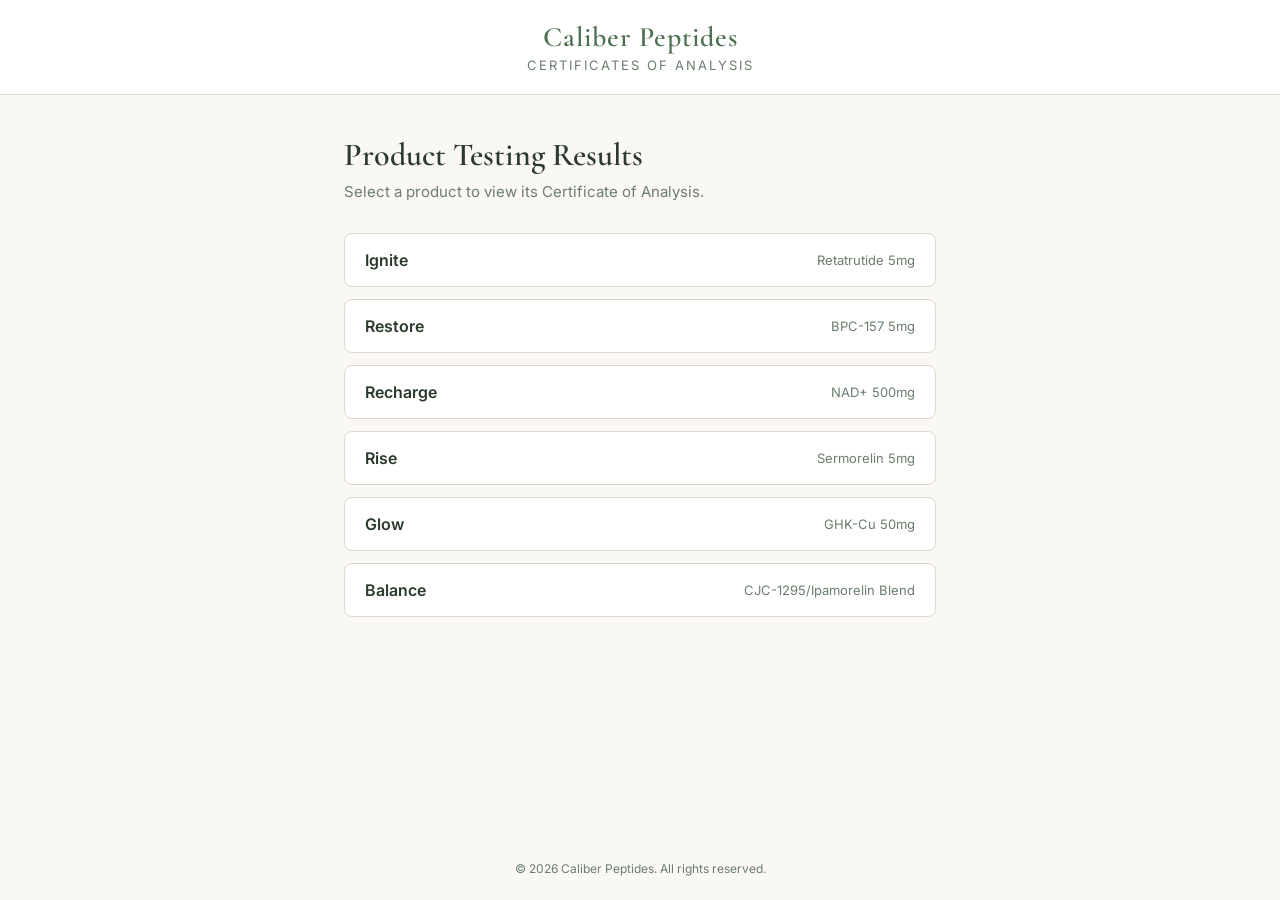
<file: coa/index.html>
<!DOCTYPE html>
<html lang="en">
<head>
<meta charset="UTF-8">
<meta name="viewport" content="width=device-width, initial-scale=1.0">
<title>Certificates of Analysis | Caliber Peptides</title>
<link href="https://fonts.googleapis.com/css2?family=Cormorant+Garamond:wght@400;500;600;700&family=Inter:wght@300;400;500;600&display=swap" rel="stylesheet">
<style>
*{margin:0;padding:0;box-sizing:border-box}
body{font-family:'Inter',sans-serif;background:#faf8f4;color:#2a3a2b;min-height:100vh;display:flex;flex-direction:column;align-items:center}
.header{width:100%;background:#fff;border-bottom:1px solid #e0d8cc;padding:20px 0;text-align:center}
.header h1{font-family:'Cormorant Garamond',Georgia,serif;font-size:28px;font-weight:600;color:#4d7050;letter-spacing:1px}
.header span{font-size:13px;color:#6b7d6c;letter-spacing:2px;text-transform:uppercase}
.container{max-width:640px;width:100%;padding:40px 24px}
h2{font-family:'Cormorant Garamond',Georgia,serif;font-size:32px;font-weight:600;color:#2a3a2b;margin-bottom:8px}
.subtitle{color:#6b7d6c;font-size:15px;margin-bottom:32px}
.product-card{display:flex;justify-content:space-between;align-items:center;padding:16px 20px;background:#fff;border:1px solid #e0d8cc;border-radius:8px;margin-bottom:12px;text-decoration:none;transition:all 0.2s}
.product-card:hover{border-color:#7a9e7e;box-shadow:0 2px 8px rgba(77,112,80,0.08)}
.product-name{font-weight:600;color:#2a3a2b;font-size:16px}
.product-compound{font-size:13px;color:#6b7d6c}
footer{margin-top:auto;padding:24px;text-align:center;font-size:12px;color:#6b7d6c}
</style>
</head>
<body>
<div class="header">
<h1>Caliber Peptides</h1>
<span>Certificates of Analysis</span>
</div>
<div class="container">
<h2>Product Testing Results</h2>
<p class="subtitle">Select a product to view its Certificate of Analysis.</p>
<a href="ignite.html" class="product-card"><span class="product-name">Ignite</span><span class="product-compound">Retatrutide 5mg</span></a>
<a href="restore.html" class="product-card"><span class="product-name">Restore</span><span class="product-compound">BPC-157 5mg</span></a>
<a href="recharge.html" class="product-card"><span class="product-name">Recharge</span><span class="product-compound">NAD+ 500mg</span></a>
<a href="rise.html" class="product-card"><span class="product-name">Rise</span><span class="product-compound">Sermorelin 5mg</span></a>
<a href="glow.html" class="product-card"><span class="product-name">Glow</span><span class="product-compound">GHK-Cu 50mg</span></a>
<a href="balance.html" class="product-card"><span class="product-name">Balance</span><span class="product-compound">CJC-1295/Ipamorelin Blend</span></a>

</div>
<footer>&copy; 2026 Caliber Peptides. All rights reserved.</footer>
</body>
</html>
</file>
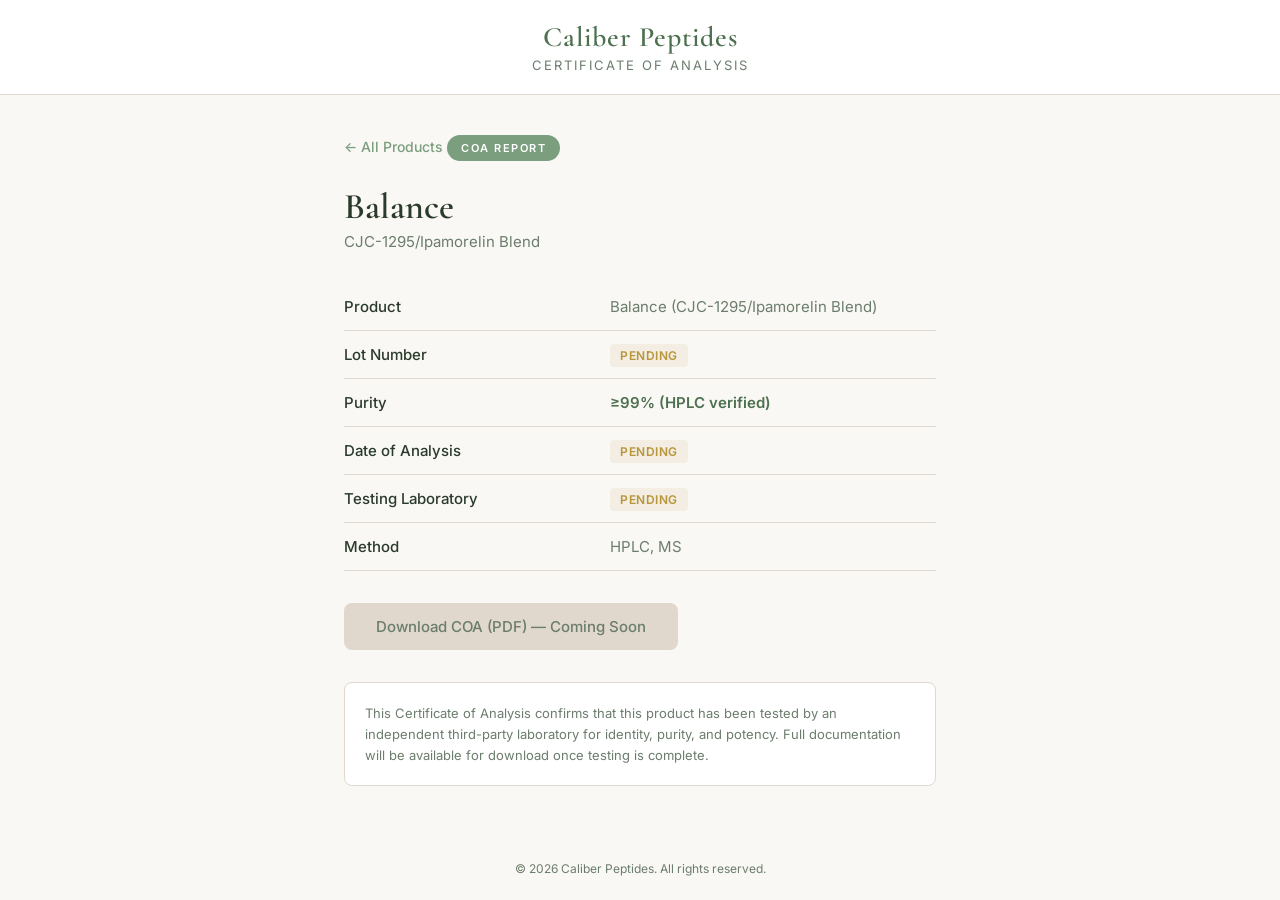
<file: coa/balance.html>
<!DOCTYPE html>
<html lang="en">
<head>
<meta charset="UTF-8">
<meta name="viewport" content="width=device-width, initial-scale=1.0">
<title>Balance - Certificate of Analysis | Caliber Peptides</title>
<link href="https://fonts.googleapis.com/css2?family=Cormorant+Garamond:wght@400;500;600;700&family=Inter:wght@300;400;500;600&display=swap" rel="stylesheet">
<style>
*{margin:0;padding:0;box-sizing:border-box}
body{font-family:'Inter',sans-serif;background:#faf8f4;color:#2a3a2b;min-height:100vh;display:flex;flex-direction:column;align-items:center}
.header{width:100%;background:#fff;border-bottom:1px solid #e0d8cc;padding:20px 0;text-align:center}
.header h1{font-family:'Cormorant Garamond',Georgia,serif;font-size:28px;font-weight:600;color:#4d7050;letter-spacing:1px}
.header span{font-size:13px;color:#6b7d6c;letter-spacing:2px;text-transform:uppercase}
.container{max-width:640px;width:100%;padding:40px 24px}
.badge{display:inline-block;background:#7a9e7e;color:#fff;font-size:11px;font-weight:600;letter-spacing:1.5px;text-transform:uppercase;padding:6px 14px;border-radius:20px;margin-bottom:24px}
h2{font-family:'Cormorant Garamond',Georgia,serif;font-size:36px;font-weight:600;color:#2a3a2b;margin-bottom:4px}
.compound{font-size:15px;color:#6b7d6c;margin-bottom:32px}
.coa-table{width:100%;border-collapse:collapse;margin-bottom:32px}
.coa-table tr{border-bottom:1px solid #e0d8cc}
.coa-table td{padding:14px 0;font-size:15px}
.coa-table td:first-child{font-weight:500;color:#2a3a2b;width:45%}
.coa-table td:last-child{color:#6b7d6c}
.pending{background:#f3ede4;color:#b8963a;font-size:12px;font-weight:600;padding:4px 10px;border-radius:4px;letter-spacing:0.5px}
.purity{color:#4d7050;font-weight:600}
.download-btn{display:inline-block;background:#7a9e7e;color:#fff;text-decoration:none;padding:14px 32px;border-radius:8px;font-weight:500;font-size:15px;transition:background 0.2s}
.download-btn:hover{background:#4d7050}
.download-btn.disabled{background:#e0d8cc;color:#6b7d6c;cursor:default;pointer-events:none}
.note{margin-top:32px;padding:20px;background:#fff;border:1px solid #e0d8cc;border-radius:8px;font-size:13px;color:#6b7d6c;line-height:1.6}
.back{display:inline-block;margin-bottom:24px;color:#7a9e7e;text-decoration:none;font-size:14px;font-weight:500}
.back:hover{color:#4d7050}
footer{margin-top:auto;padding:24px;text-align:center;font-size:12px;color:#6b7d6c}
</style>
</head>
<body>
<div class="header">
<h1>Caliber Peptides</h1>
<span>Certificate of Analysis</span>
</div>
<div class="container">
<a href="index.html" class="back">&larr; All Products</a>
<div class="badge">COA Report</div>
<h2>Balance</h2>
<p class="compound">CJC-1295/Ipamorelin Blend</p>
<table class="coa-table">
<tr><td>Product</td><td>Balance (CJC-1295/Ipamorelin Blend)</td></tr>
<tr><td>Lot Number</td><td><span class="pending">PENDING</span></td></tr>
<tr><td>Purity</td><td><span class="purity">&ge;99% (HPLC verified)</span></td></tr>
<tr><td>Date of Analysis</td><td><span class="pending">PENDING</span></td></tr>
<tr><td>Testing Laboratory</td><td><span class="pending">PENDING</span></td></tr>
<tr><td>Method</td><td>HPLC, MS</td></tr>
</table>
<a href="#" class="download-btn disabled">Download COA (PDF) &mdash; Coming Soon</a>
<div class="note">
This Certificate of Analysis confirms that this product has been tested by an independent third-party laboratory for identity, purity, and potency. Full documentation will be available for download once testing is complete.
</div>
</div>
<footer>&copy; 2026 Caliber Peptides. All rights reserved.</footer>
</body>
</html>
</file>
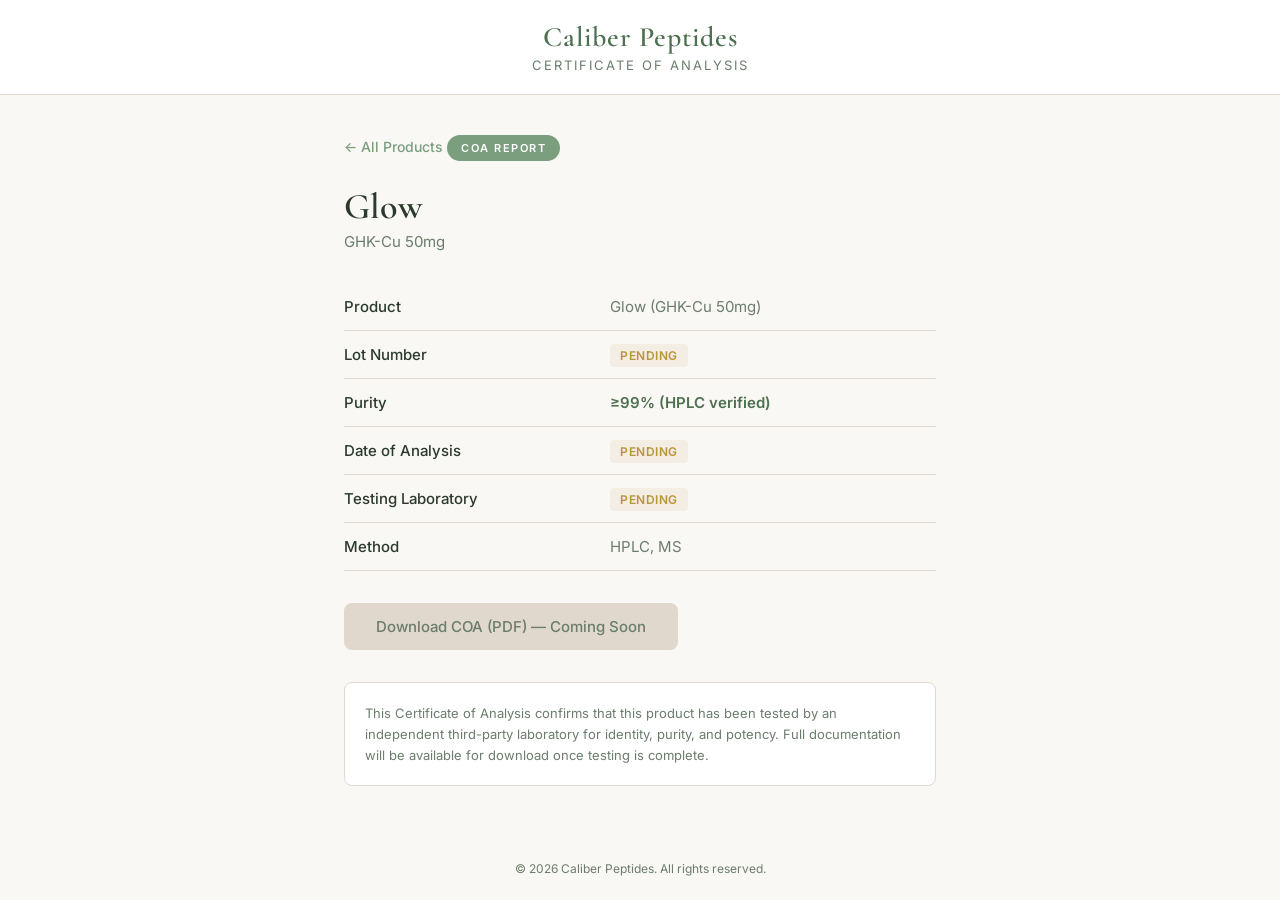
<file: coa/glow.html>
<!DOCTYPE html>
<html lang="en">
<head>
<meta charset="UTF-8">
<meta name="viewport" content="width=device-width, initial-scale=1.0">
<title>Glow - Certificate of Analysis | Caliber Peptides</title>
<link href="https://fonts.googleapis.com/css2?family=Cormorant+Garamond:wght@400;500;600;700&family=Inter:wght@300;400;500;600&display=swap" rel="stylesheet">
<style>
*{margin:0;padding:0;box-sizing:border-box}
body{font-family:'Inter',sans-serif;background:#faf8f4;color:#2a3a2b;min-height:100vh;display:flex;flex-direction:column;align-items:center}
.header{width:100%;background:#fff;border-bottom:1px solid #e0d8cc;padding:20px 0;text-align:center}
.header h1{font-family:'Cormorant Garamond',Georgia,serif;font-size:28px;font-weight:600;color:#4d7050;letter-spacing:1px}
.header span{font-size:13px;color:#6b7d6c;letter-spacing:2px;text-transform:uppercase}
.container{max-width:640px;width:100%;padding:40px 24px}
.badge{display:inline-block;background:#7a9e7e;color:#fff;font-size:11px;font-weight:600;letter-spacing:1.5px;text-transform:uppercase;padding:6px 14px;border-radius:20px;margin-bottom:24px}
h2{font-family:'Cormorant Garamond',Georgia,serif;font-size:36px;font-weight:600;color:#2a3a2b;margin-bottom:4px}
.compound{font-size:15px;color:#6b7d6c;margin-bottom:32px}
.coa-table{width:100%;border-collapse:collapse;margin-bottom:32px}
.coa-table tr{border-bottom:1px solid #e0d8cc}
.coa-table td{padding:14px 0;font-size:15px}
.coa-table td:first-child{font-weight:500;color:#2a3a2b;width:45%}
.coa-table td:last-child{color:#6b7d6c}
.pending{background:#f3ede4;color:#b8963a;font-size:12px;font-weight:600;padding:4px 10px;border-radius:4px;letter-spacing:0.5px}
.purity{color:#4d7050;font-weight:600}
.download-btn{display:inline-block;background:#7a9e7e;color:#fff;text-decoration:none;padding:14px 32px;border-radius:8px;font-weight:500;font-size:15px;transition:background 0.2s}
.download-btn:hover{background:#4d7050}
.download-btn.disabled{background:#e0d8cc;color:#6b7d6c;cursor:default;pointer-events:none}
.note{margin-top:32px;padding:20px;background:#fff;border:1px solid #e0d8cc;border-radius:8px;font-size:13px;color:#6b7d6c;line-height:1.6}
.back{display:inline-block;margin-bottom:24px;color:#7a9e7e;text-decoration:none;font-size:14px;font-weight:500}
.back:hover{color:#4d7050}
footer{margin-top:auto;padding:24px;text-align:center;font-size:12px;color:#6b7d6c}
</style>
</head>
<body>
<div class="header">
<h1>Caliber Peptides</h1>
<span>Certificate of Analysis</span>
</div>
<div class="container">
<a href="index.html" class="back">&larr; All Products</a>
<div class="badge">COA Report</div>
<h2>Glow</h2>
<p class="compound">GHK-Cu 50mg</p>
<table class="coa-table">
<tr><td>Product</td><td>Glow (GHK-Cu 50mg)</td></tr>
<tr><td>Lot Number</td><td><span class="pending">PENDING</span></td></tr>
<tr><td>Purity</td><td><span class="purity">&ge;99% (HPLC verified)</span></td></tr>
<tr><td>Date of Analysis</td><td><span class="pending">PENDING</span></td></tr>
<tr><td>Testing Laboratory</td><td><span class="pending">PENDING</span></td></tr>
<tr><td>Method</td><td>HPLC, MS</td></tr>
</table>
<a href="#" class="download-btn disabled">Download COA (PDF) &mdash; Coming Soon</a>
<div class="note">
This Certificate of Analysis confirms that this product has been tested by an independent third-party laboratory for identity, purity, and potency. Full documentation will be available for download once testing is complete.
</div>
</div>
<footer>&copy; 2026 Caliber Peptides. All rights reserved.</footer>
</body>
</html>
</file>
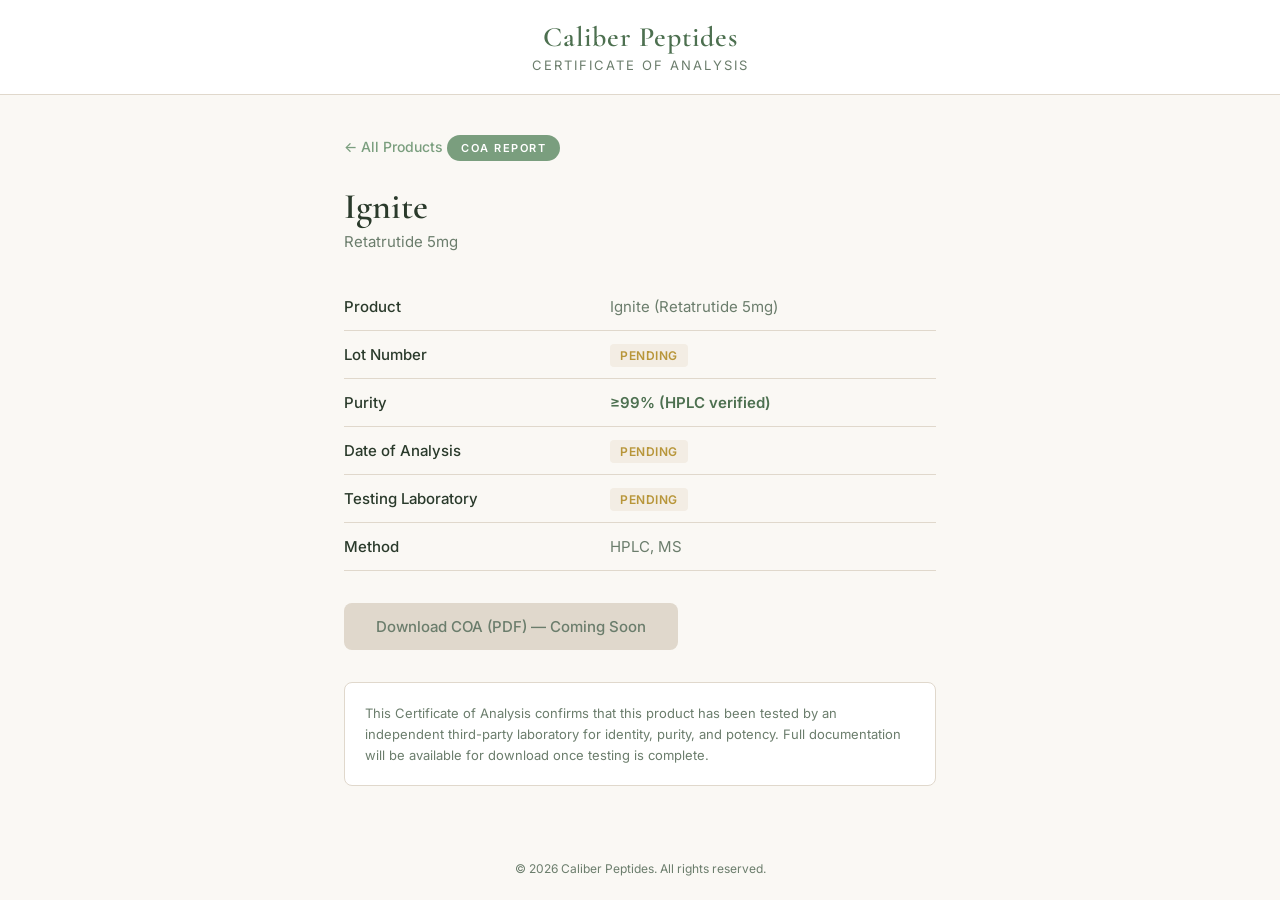
<file: coa/ignite.html>
<!DOCTYPE html>
<html lang="en">
<head>
<meta charset="UTF-8">
<meta name="viewport" content="width=device-width, initial-scale=1.0">
<title>Ignite - Certificate of Analysis | Caliber Peptides</title>
<link href="https://fonts.googleapis.com/css2?family=Cormorant+Garamond:wght@400;500;600;700&family=Inter:wght@300;400;500;600&display=swap" rel="stylesheet">
<style>
*{margin:0;padding:0;box-sizing:border-box}
body{font-family:'Inter',sans-serif;background:#faf8f4;color:#2a3a2b;min-height:100vh;display:flex;flex-direction:column;align-items:center}
.header{width:100%;background:#fff;border-bottom:1px solid #e0d8cc;padding:20px 0;text-align:center}
.header h1{font-family:'Cormorant Garamond',Georgia,serif;font-size:28px;font-weight:600;color:#4d7050;letter-spacing:1px}
.header span{font-size:13px;color:#6b7d6c;letter-spacing:2px;text-transform:uppercase}
.container{max-width:640px;width:100%;padding:40px 24px}
.badge{display:inline-block;background:#7a9e7e;color:#fff;font-size:11px;font-weight:600;letter-spacing:1.5px;text-transform:uppercase;padding:6px 14px;border-radius:20px;margin-bottom:24px}
h2{font-family:'Cormorant Garamond',Georgia,serif;font-size:36px;font-weight:600;color:#2a3a2b;margin-bottom:4px}
.compound{font-size:15px;color:#6b7d6c;margin-bottom:32px}
.coa-table{width:100%;border-collapse:collapse;margin-bottom:32px}
.coa-table tr{border-bottom:1px solid #e0d8cc}
.coa-table td{padding:14px 0;font-size:15px}
.coa-table td:first-child{font-weight:500;color:#2a3a2b;width:45%}
.coa-table td:last-child{color:#6b7d6c}
.pending{background:#f3ede4;color:#b8963a;font-size:12px;font-weight:600;padding:4px 10px;border-radius:4px;letter-spacing:0.5px}
.purity{color:#4d7050;font-weight:600}
.download-btn{display:inline-block;background:#7a9e7e;color:#fff;text-decoration:none;padding:14px 32px;border-radius:8px;font-weight:500;font-size:15px;transition:background 0.2s}
.download-btn:hover{background:#4d7050}
.download-btn.disabled{background:#e0d8cc;color:#6b7d6c;cursor:default;pointer-events:none}
.note{margin-top:32px;padding:20px;background:#fff;border:1px solid #e0d8cc;border-radius:8px;font-size:13px;color:#6b7d6c;line-height:1.6}
.back{display:inline-block;margin-bottom:24px;color:#7a9e7e;text-decoration:none;font-size:14px;font-weight:500}
.back:hover{color:#4d7050}
footer{margin-top:auto;padding:24px;text-align:center;font-size:12px;color:#6b7d6c}
</style>
</head>
<body>
<div class="header">
<h1>Caliber Peptides</h1>
<span>Certificate of Analysis</span>
</div>
<div class="container">
<a href="index.html" class="back">&larr; All Products</a>
<div class="badge">COA Report</div>
<h2>Ignite</h2>
<p class="compound">Retatrutide 5mg</p>
<table class="coa-table">
<tr><td>Product</td><td>Ignite (Retatrutide 5mg)</td></tr>
<tr><td>Lot Number</td><td><span class="pending">PENDING</span></td></tr>
<tr><td>Purity</td><td><span class="purity">&ge;99% (HPLC verified)</span></td></tr>
<tr><td>Date of Analysis</td><td><span class="pending">PENDING</span></td></tr>
<tr><td>Testing Laboratory</td><td><span class="pending">PENDING</span></td></tr>
<tr><td>Method</td><td>HPLC, MS</td></tr>
</table>
<a href="#" class="download-btn disabled">Download COA (PDF) &mdash; Coming Soon</a>
<div class="note">
This Certificate of Analysis confirms that this product has been tested by an independent third-party laboratory for identity, purity, and potency. Full documentation will be available for download once testing is complete.
</div>
</div>
<footer>&copy; 2026 Caliber Peptides. All rights reserved.</footer>
</body>
</html>
</file>
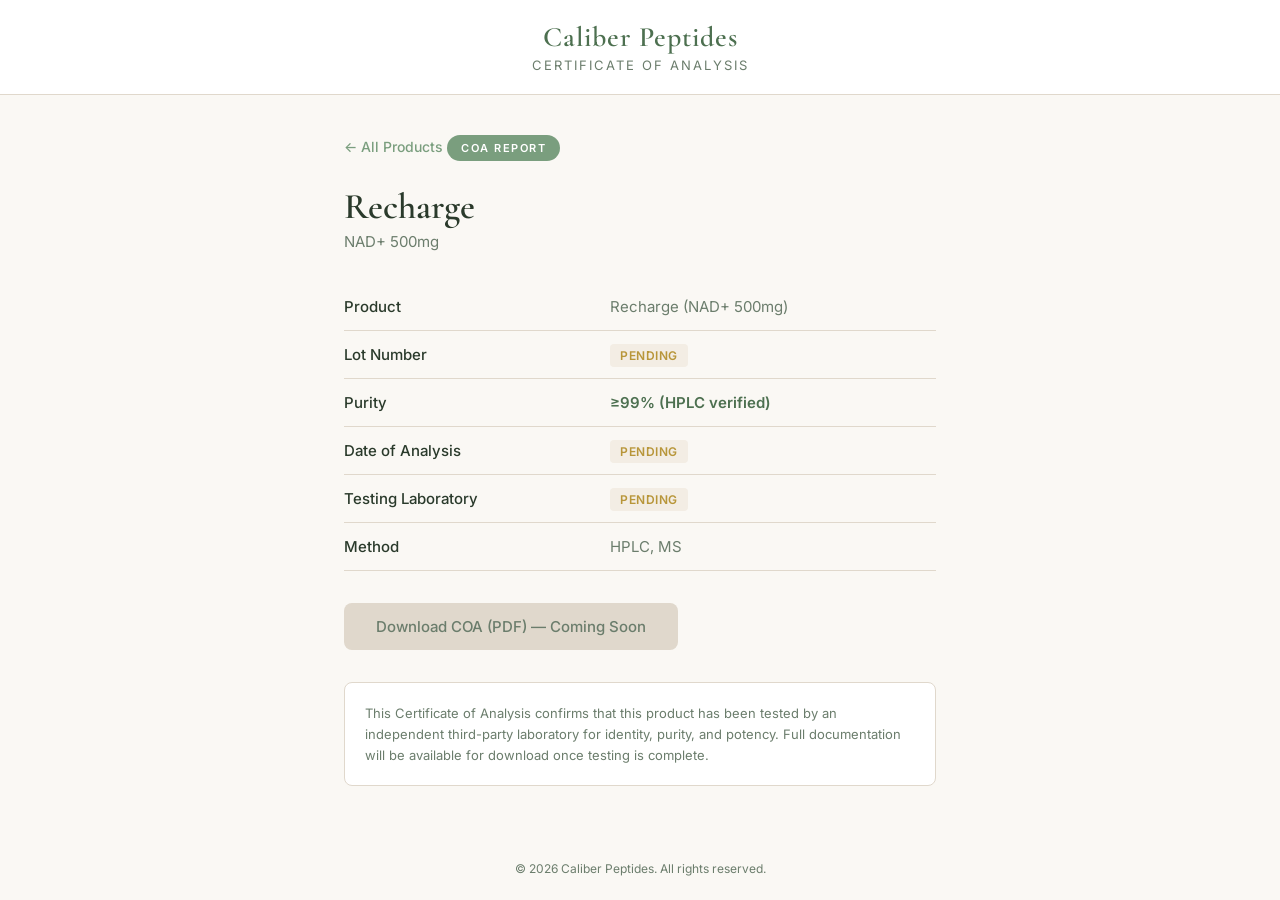
<file: coa/recharge.html>
<!DOCTYPE html>
<html lang="en">
<head>
<meta charset="UTF-8">
<meta name="viewport" content="width=device-width, initial-scale=1.0">
<title>Recharge - Certificate of Analysis | Caliber Peptides</title>
<link href="https://fonts.googleapis.com/css2?family=Cormorant+Garamond:wght@400;500;600;700&family=Inter:wght@300;400;500;600&display=swap" rel="stylesheet">
<style>
*{margin:0;padding:0;box-sizing:border-box}
body{font-family:'Inter',sans-serif;background:#faf8f4;color:#2a3a2b;min-height:100vh;display:flex;flex-direction:column;align-items:center}
.header{width:100%;background:#fff;border-bottom:1px solid #e0d8cc;padding:20px 0;text-align:center}
.header h1{font-family:'Cormorant Garamond',Georgia,serif;font-size:28px;font-weight:600;color:#4d7050;letter-spacing:1px}
.header span{font-size:13px;color:#6b7d6c;letter-spacing:2px;text-transform:uppercase}
.container{max-width:640px;width:100%;padding:40px 24px}
.badge{display:inline-block;background:#7a9e7e;color:#fff;font-size:11px;font-weight:600;letter-spacing:1.5px;text-transform:uppercase;padding:6px 14px;border-radius:20px;margin-bottom:24px}
h2{font-family:'Cormorant Garamond',Georgia,serif;font-size:36px;font-weight:600;color:#2a3a2b;margin-bottom:4px}
.compound{font-size:15px;color:#6b7d6c;margin-bottom:32px}
.coa-table{width:100%;border-collapse:collapse;margin-bottom:32px}
.coa-table tr{border-bottom:1px solid #e0d8cc}
.coa-table td{padding:14px 0;font-size:15px}
.coa-table td:first-child{font-weight:500;color:#2a3a2b;width:45%}
.coa-table td:last-child{color:#6b7d6c}
.pending{background:#f3ede4;color:#b8963a;font-size:12px;font-weight:600;padding:4px 10px;border-radius:4px;letter-spacing:0.5px}
.purity{color:#4d7050;font-weight:600}
.download-btn{display:inline-block;background:#7a9e7e;color:#fff;text-decoration:none;padding:14px 32px;border-radius:8px;font-weight:500;font-size:15px;transition:background 0.2s}
.download-btn:hover{background:#4d7050}
.download-btn.disabled{background:#e0d8cc;color:#6b7d6c;cursor:default;pointer-events:none}
.note{margin-top:32px;padding:20px;background:#fff;border:1px solid #e0d8cc;border-radius:8px;font-size:13px;color:#6b7d6c;line-height:1.6}
.back{display:inline-block;margin-bottom:24px;color:#7a9e7e;text-decoration:none;font-size:14px;font-weight:500}
.back:hover{color:#4d7050}
footer{margin-top:auto;padding:24px;text-align:center;font-size:12px;color:#6b7d6c}
</style>
</head>
<body>
<div class="header">
<h1>Caliber Peptides</h1>
<span>Certificate of Analysis</span>
</div>
<div class="container">
<a href="index.html" class="back">&larr; All Products</a>
<div class="badge">COA Report</div>
<h2>Recharge</h2>
<p class="compound">NAD+ 500mg</p>
<table class="coa-table">
<tr><td>Product</td><td>Recharge (NAD+ 500mg)</td></tr>
<tr><td>Lot Number</td><td><span class="pending">PENDING</span></td></tr>
<tr><td>Purity</td><td><span class="purity">&ge;99% (HPLC verified)</span></td></tr>
<tr><td>Date of Analysis</td><td><span class="pending">PENDING</span></td></tr>
<tr><td>Testing Laboratory</td><td><span class="pending">PENDING</span></td></tr>
<tr><td>Method</td><td>HPLC, MS</td></tr>
</table>
<a href="#" class="download-btn disabled">Download COA (PDF) &mdash; Coming Soon</a>
<div class="note">
This Certificate of Analysis confirms that this product has been tested by an independent third-party laboratory for identity, purity, and potency. Full documentation will be available for download once testing is complete.
</div>
</div>
<footer>&copy; 2026 Caliber Peptides. All rights reserved.</footer>
</body>
</html>
</file>
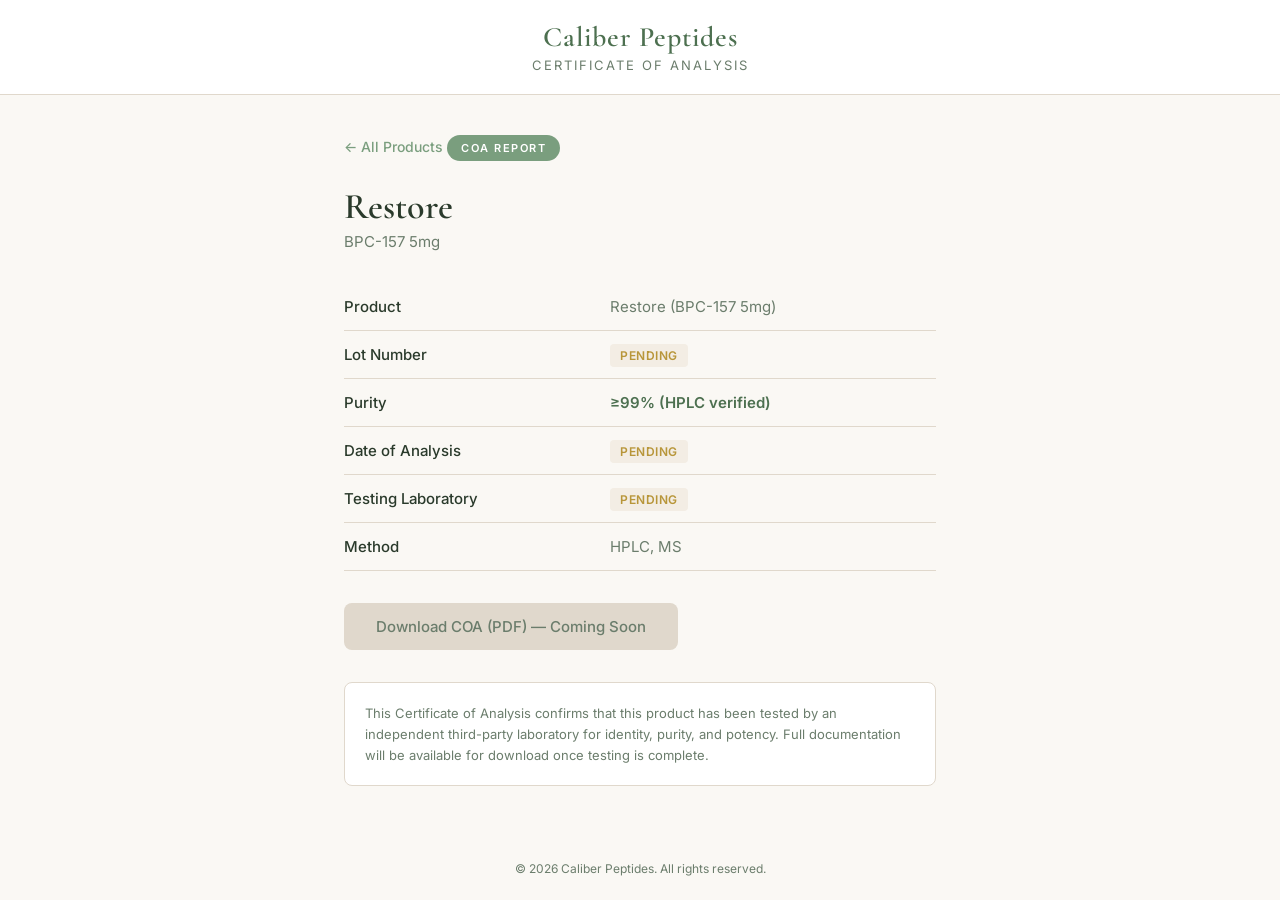
<file: coa/restore.html>
<!DOCTYPE html>
<html lang="en">
<head>
<meta charset="UTF-8">
<meta name="viewport" content="width=device-width, initial-scale=1.0">
<title>Restore - Certificate of Analysis | Caliber Peptides</title>
<link href="https://fonts.googleapis.com/css2?family=Cormorant+Garamond:wght@400;500;600;700&family=Inter:wght@300;400;500;600&display=swap" rel="stylesheet">
<style>
*{margin:0;padding:0;box-sizing:border-box}
body{font-family:'Inter',sans-serif;background:#faf8f4;color:#2a3a2b;min-height:100vh;display:flex;flex-direction:column;align-items:center}
.header{width:100%;background:#fff;border-bottom:1px solid #e0d8cc;padding:20px 0;text-align:center}
.header h1{font-family:'Cormorant Garamond',Georgia,serif;font-size:28px;font-weight:600;color:#4d7050;letter-spacing:1px}
.header span{font-size:13px;color:#6b7d6c;letter-spacing:2px;text-transform:uppercase}
.container{max-width:640px;width:100%;padding:40px 24px}
.badge{display:inline-block;background:#7a9e7e;color:#fff;font-size:11px;font-weight:600;letter-spacing:1.5px;text-transform:uppercase;padding:6px 14px;border-radius:20px;margin-bottom:24px}
h2{font-family:'Cormorant Garamond',Georgia,serif;font-size:36px;font-weight:600;color:#2a3a2b;margin-bottom:4px}
.compound{font-size:15px;color:#6b7d6c;margin-bottom:32px}
.coa-table{width:100%;border-collapse:collapse;margin-bottom:32px}
.coa-table tr{border-bottom:1px solid #e0d8cc}
.coa-table td{padding:14px 0;font-size:15px}
.coa-table td:first-child{font-weight:500;color:#2a3a2b;width:45%}
.coa-table td:last-child{color:#6b7d6c}
.pending{background:#f3ede4;color:#b8963a;font-size:12px;font-weight:600;padding:4px 10px;border-radius:4px;letter-spacing:0.5px}
.purity{color:#4d7050;font-weight:600}
.download-btn{display:inline-block;background:#7a9e7e;color:#fff;text-decoration:none;padding:14px 32px;border-radius:8px;font-weight:500;font-size:15px;transition:background 0.2s}
.download-btn:hover{background:#4d7050}
.download-btn.disabled{background:#e0d8cc;color:#6b7d6c;cursor:default;pointer-events:none}
.note{margin-top:32px;padding:20px;background:#fff;border:1px solid #e0d8cc;border-radius:8px;font-size:13px;color:#6b7d6c;line-height:1.6}
.back{display:inline-block;margin-bottom:24px;color:#7a9e7e;text-decoration:none;font-size:14px;font-weight:500}
.back:hover{color:#4d7050}
footer{margin-top:auto;padding:24px;text-align:center;font-size:12px;color:#6b7d6c}
</style>
</head>
<body>
<div class="header">
<h1>Caliber Peptides</h1>
<span>Certificate of Analysis</span>
</div>
<div class="container">
<a href="index.html" class="back">&larr; All Products</a>
<div class="badge">COA Report</div>
<h2>Restore</h2>
<p class="compound">BPC-157 5mg</p>
<table class="coa-table">
<tr><td>Product</td><td>Restore (BPC-157 5mg)</td></tr>
<tr><td>Lot Number</td><td><span class="pending">PENDING</span></td></tr>
<tr><td>Purity</td><td><span class="purity">&ge;99% (HPLC verified)</span></td></tr>
<tr><td>Date of Analysis</td><td><span class="pending">PENDING</span></td></tr>
<tr><td>Testing Laboratory</td><td><span class="pending">PENDING</span></td></tr>
<tr><td>Method</td><td>HPLC, MS</td></tr>
</table>
<a href="#" class="download-btn disabled">Download COA (PDF) &mdash; Coming Soon</a>
<div class="note">
This Certificate of Analysis confirms that this product has been tested by an independent third-party laboratory for identity, purity, and potency. Full documentation will be available for download once testing is complete.
</div>
</div>
<footer>&copy; 2026 Caliber Peptides. All rights reserved.</footer>
</body>
</html>
</file>
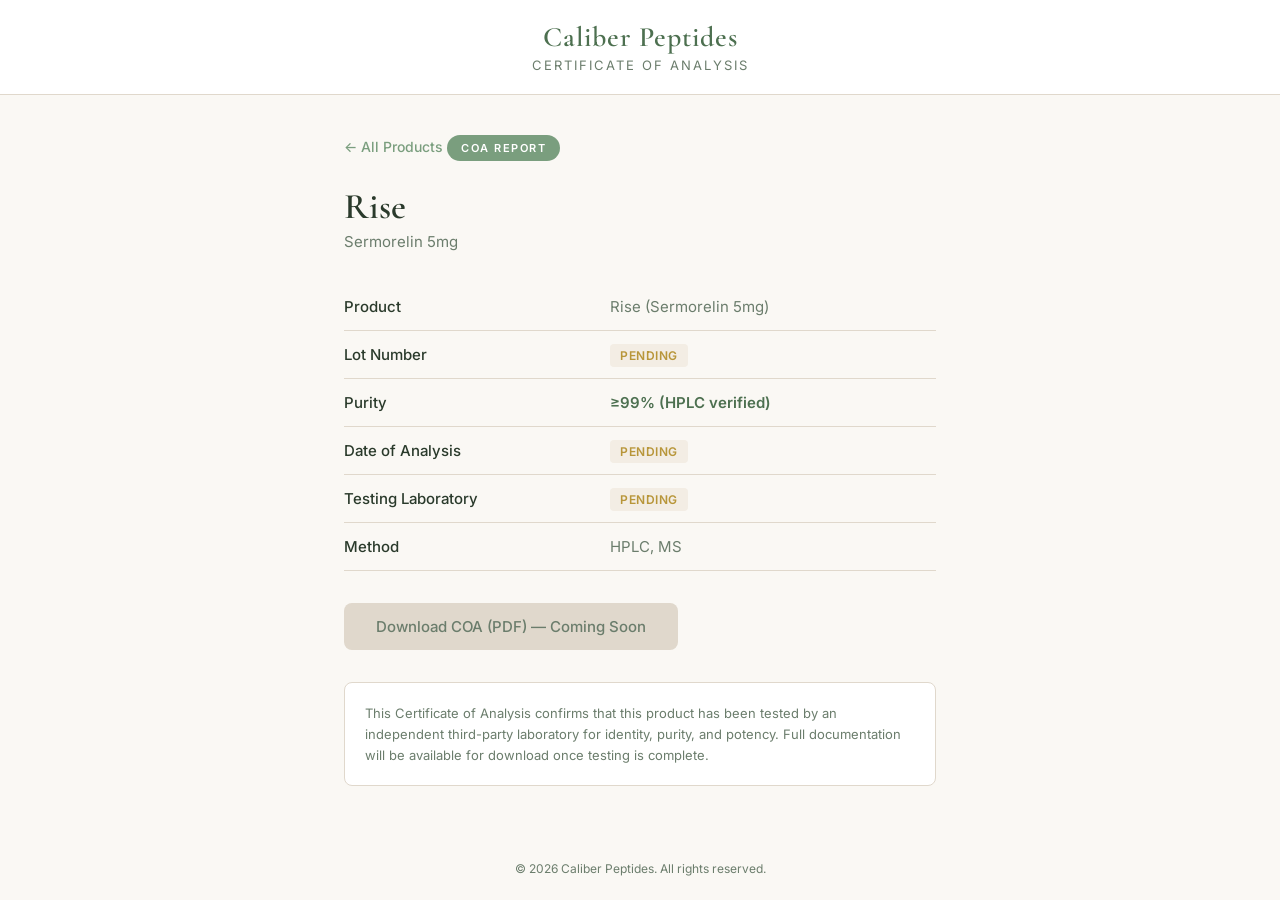
<file: coa/rise.html>
<!DOCTYPE html>
<html lang="en">
<head>
<meta charset="UTF-8">
<meta name="viewport" content="width=device-width, initial-scale=1.0">
<title>Rise - Certificate of Analysis | Caliber Peptides</title>
<link href="https://fonts.googleapis.com/css2?family=Cormorant+Garamond:wght@400;500;600;700&family=Inter:wght@300;400;500;600&display=swap" rel="stylesheet">
<style>
*{margin:0;padding:0;box-sizing:border-box}
body{font-family:'Inter',sans-serif;background:#faf8f4;color:#2a3a2b;min-height:100vh;display:flex;flex-direction:column;align-items:center}
.header{width:100%;background:#fff;border-bottom:1px solid #e0d8cc;padding:20px 0;text-align:center}
.header h1{font-family:'Cormorant Garamond',Georgia,serif;font-size:28px;font-weight:600;color:#4d7050;letter-spacing:1px}
.header span{font-size:13px;color:#6b7d6c;letter-spacing:2px;text-transform:uppercase}
.container{max-width:640px;width:100%;padding:40px 24px}
.badge{display:inline-block;background:#7a9e7e;color:#fff;font-size:11px;font-weight:600;letter-spacing:1.5px;text-transform:uppercase;padding:6px 14px;border-radius:20px;margin-bottom:24px}
h2{font-family:'Cormorant Garamond',Georgia,serif;font-size:36px;font-weight:600;color:#2a3a2b;margin-bottom:4px}
.compound{font-size:15px;color:#6b7d6c;margin-bottom:32px}
.coa-table{width:100%;border-collapse:collapse;margin-bottom:32px}
.coa-table tr{border-bottom:1px solid #e0d8cc}
.coa-table td{padding:14px 0;font-size:15px}
.coa-table td:first-child{font-weight:500;color:#2a3a2b;width:45%}
.coa-table td:last-child{color:#6b7d6c}
.pending{background:#f3ede4;color:#b8963a;font-size:12px;font-weight:600;padding:4px 10px;border-radius:4px;letter-spacing:0.5px}
.purity{color:#4d7050;font-weight:600}
.download-btn{display:inline-block;background:#7a9e7e;color:#fff;text-decoration:none;padding:14px 32px;border-radius:8px;font-weight:500;font-size:15px;transition:background 0.2s}
.download-btn:hover{background:#4d7050}
.download-btn.disabled{background:#e0d8cc;color:#6b7d6c;cursor:default;pointer-events:none}
.note{margin-top:32px;padding:20px;background:#fff;border:1px solid #e0d8cc;border-radius:8px;font-size:13px;color:#6b7d6c;line-height:1.6}
.back{display:inline-block;margin-bottom:24px;color:#7a9e7e;text-decoration:none;font-size:14px;font-weight:500}
.back:hover{color:#4d7050}
footer{margin-top:auto;padding:24px;text-align:center;font-size:12px;color:#6b7d6c}
</style>
</head>
<body>
<div class="header">
<h1>Caliber Peptides</h1>
<span>Certificate of Analysis</span>
</div>
<div class="container">
<a href="index.html" class="back">&larr; All Products</a>
<div class="badge">COA Report</div>
<h2>Rise</h2>
<p class="compound">Sermorelin 5mg</p>
<table class="coa-table">
<tr><td>Product</td><td>Rise (Sermorelin 5mg)</td></tr>
<tr><td>Lot Number</td><td><span class="pending">PENDING</span></td></tr>
<tr><td>Purity</td><td><span class="purity">&ge;99% (HPLC verified)</span></td></tr>
<tr><td>Date of Analysis</td><td><span class="pending">PENDING</span></td></tr>
<tr><td>Testing Laboratory</td><td><span class="pending">PENDING</span></td></tr>
<tr><td>Method</td><td>HPLC, MS</td></tr>
</table>
<a href="#" class="download-btn disabled">Download COA (PDF) &mdash; Coming Soon</a>
<div class="note">
This Certificate of Analysis confirms that this product has been tested by an independent third-party laboratory for identity, purity, and potency. Full documentation will be available for download once testing is complete.
</div>
</div>
<footer>&copy; 2026 Caliber Peptides. All rights reserved.</footer>
</body>
</html>
</file>
